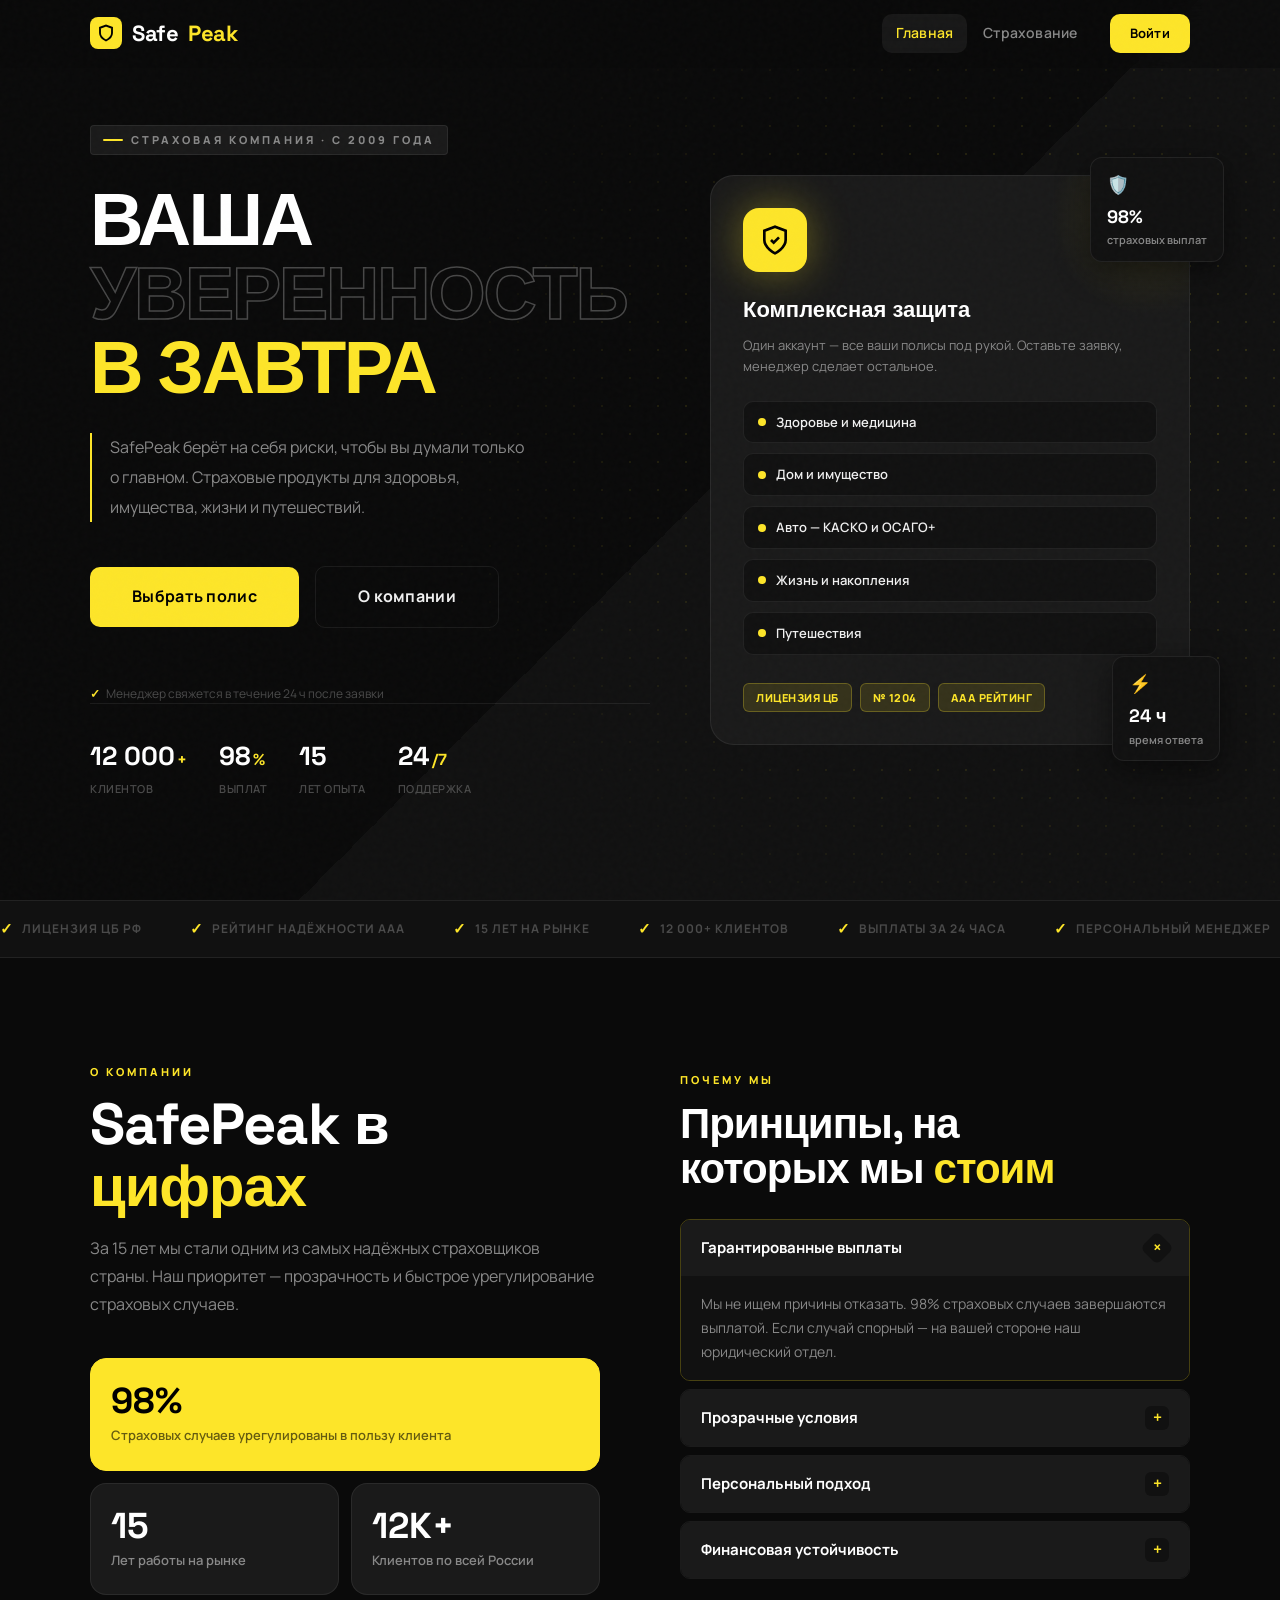
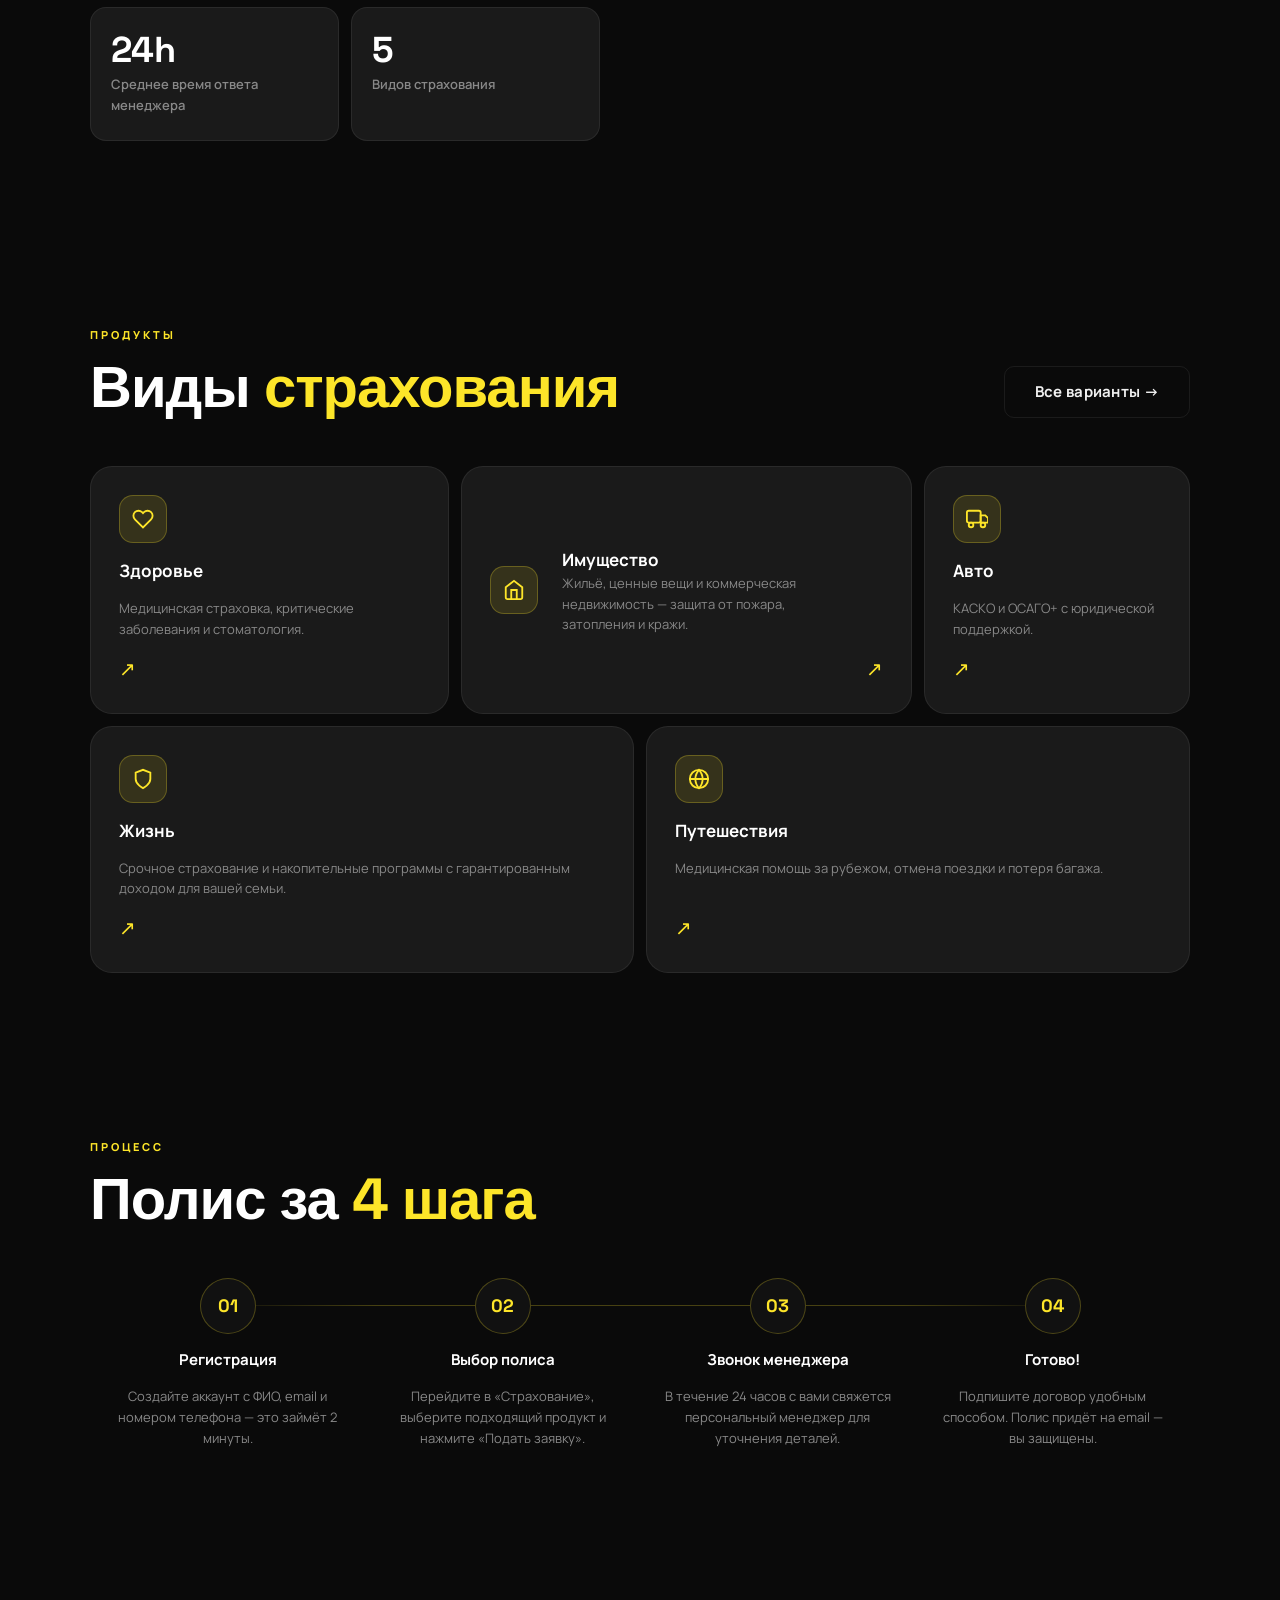
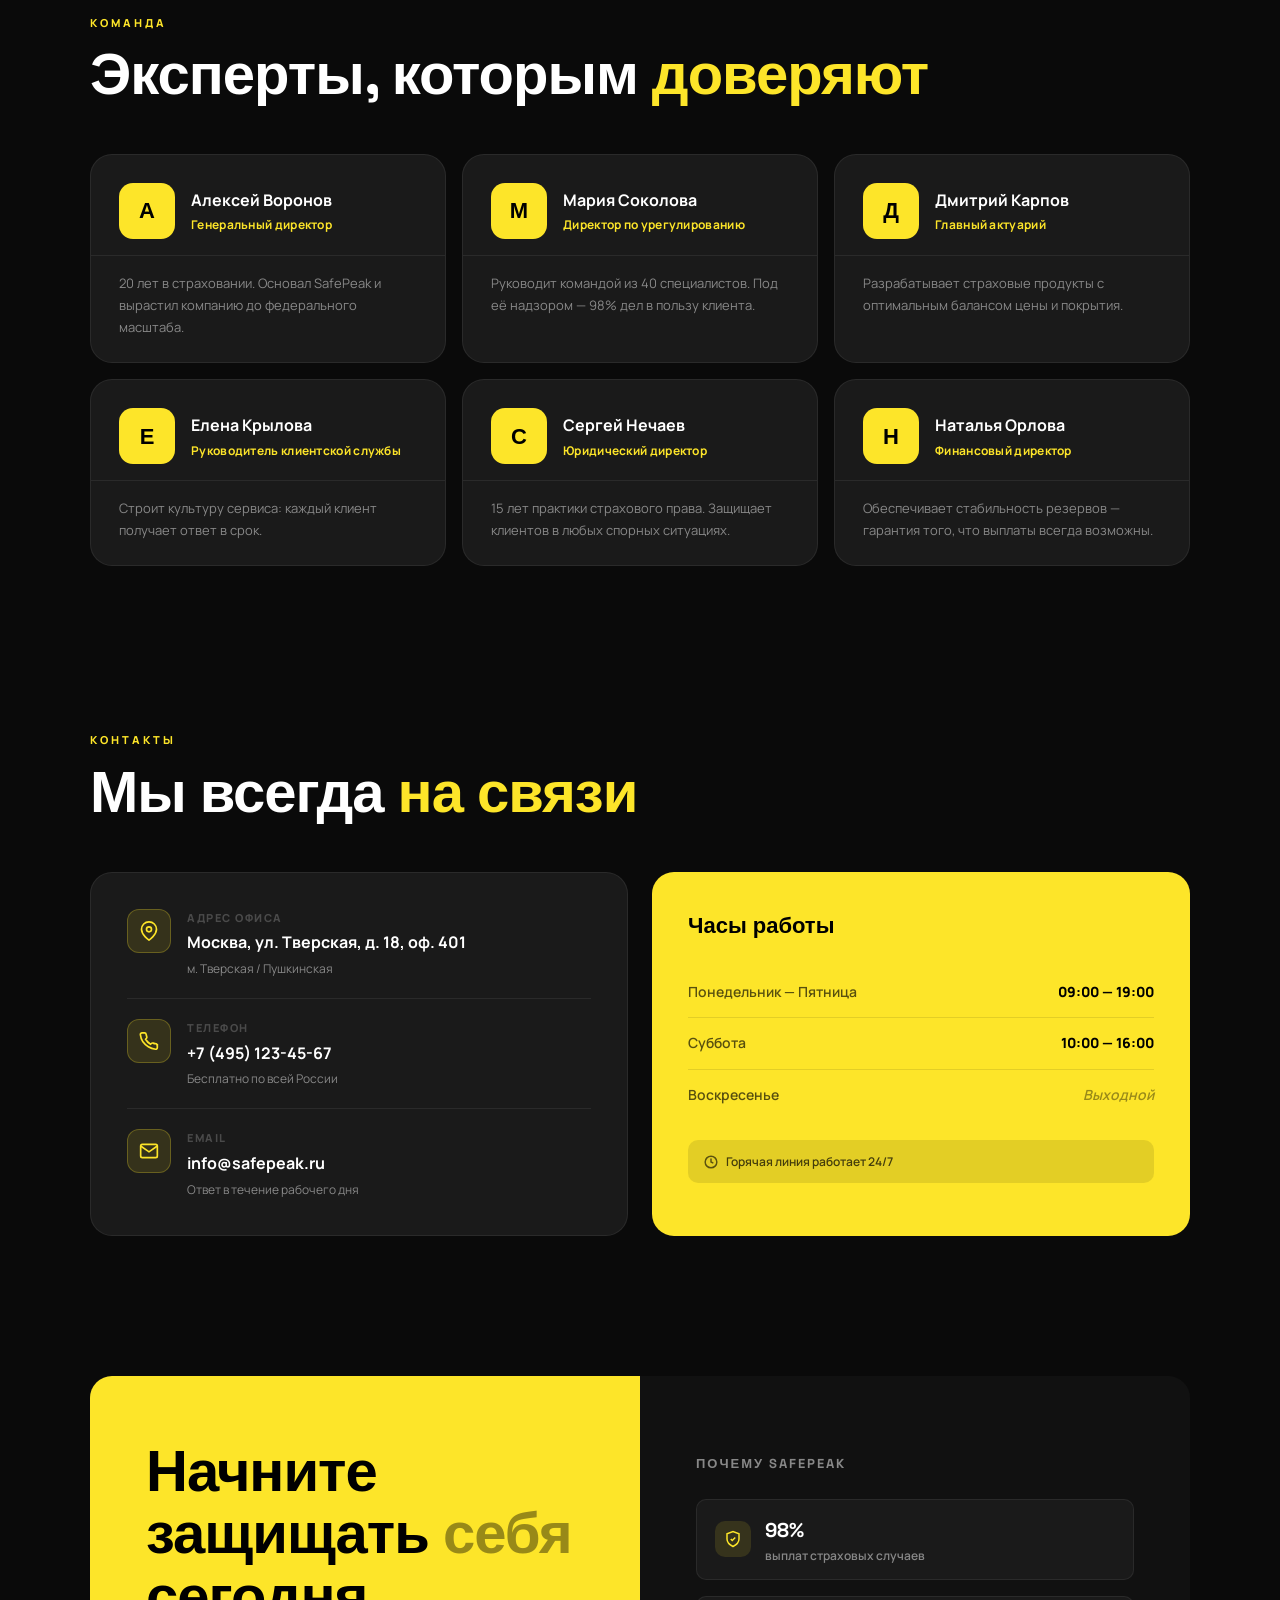
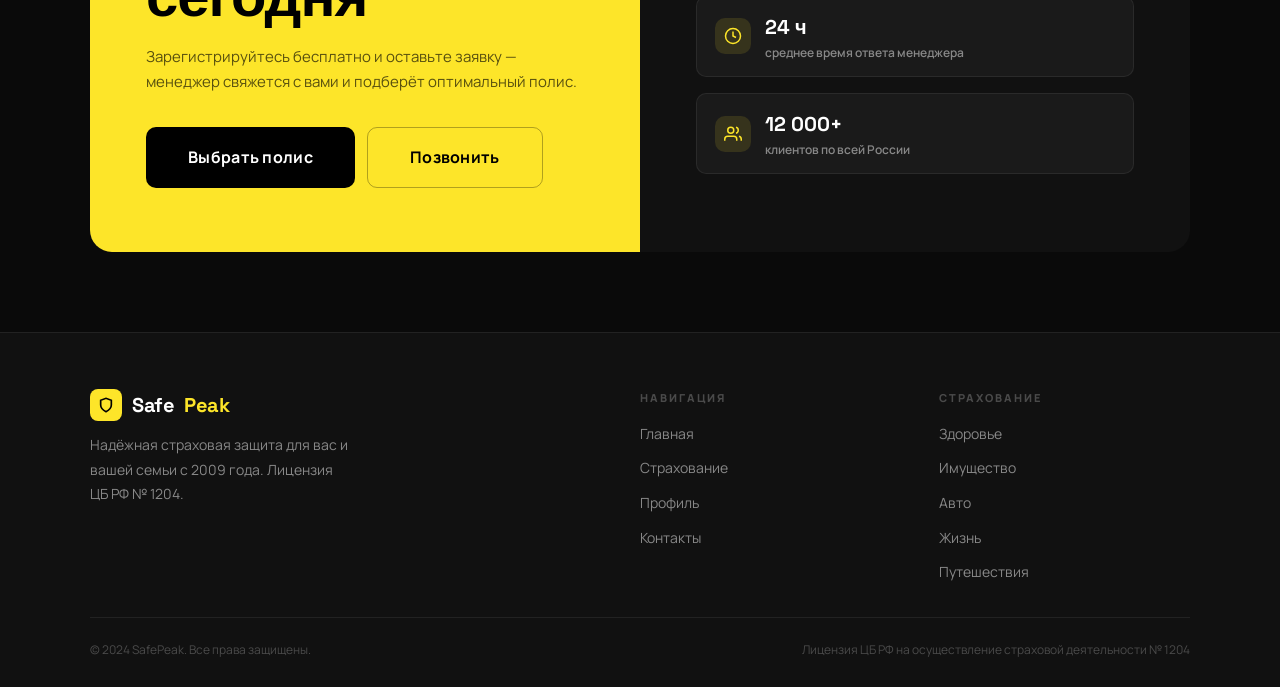
<file: index.html>
<!DOCTYPE html>
<html lang="ru">
<head>
  <meta charset="UTF-8">
  <meta name="viewport" content="width=device-width, initial-scale=1.0">
  <title>SafePeak — Надёжное страхование</title>
  <link rel="preconnect" href="https://fonts.googleapis.com">
  <link rel="preconnect" href="https://fonts.gstatic.com" crossorigin>
  <link rel="stylesheet" href="assets/css/style.css">
  <link rel="stylesheet" href="assets/css/home.css">
</head>
<body>

<!-- ─── ШАПКА ─── -->
<header class="site-header" id="site-header">
  <div class="container header-inner">
    <a href="index.html" class="logo">
      <div class="logo-ico">
        <svg width="18" height="18" viewBox="0 0 24 24" fill="none" stroke="black" stroke-width="2.5">
          <path d="M12 22s8-4 8-10V5l-8-3-8 3v7c0 6 8 10 8 10z"/>
        </svg>
      </div>
      Safe<span style="color:var(--accent)">Peak</span>
    </a>
    <nav class="main-nav">
      <a href="index.html"     class="nav-link active">Главная</a>
      <a href="insurance.html" class="nav-link">Страхование</a>
      <a href="profile.html"   class="nav-link" data-authed style="display:none">Профиль</a>
      <span class="nav-auth" id="nav-auth">
        <a href="#" class="btn btn-sm" id="nav-login-btn" data-guest>Войти</a>
        <span data-authed class="nav-user-wrap" style="display:none">
          <div class="nav-avatar" data-uinit id="avatarBtn"></div>
          <span class="nav-uname" data-uname></span>
        </span>
      </span>
    </nav>
    <button class="burger" id="burger" aria-label="Меню" aria-expanded="false">
      <span></span><span></span><span></span>
    </button>
  </div>
</header>

<div class="avatar-drop" id="avatarDrop">
  <a href="profile.html">👤 Мой профиль</a>
  <button id="logout-btn">← Выйти</button>
</div>

<div class="mobile-nav" id="mobile-nav">
  <a href="index.html">Главная</a>
  <a href="insurance.html">Страхование</a>
  <a href="profile.html" data-authed style="display:none">Профиль</a>
  <a href="#" id="mob-login-btn" data-guest>Войти</a>
  <button id="logout-btn-mob" data-authed style="display:none">← Выйти</button>
</div>

<!-- ─── HERO ─── -->
<section class="hero">
  <div class="hero-dots"></div>
  <div class="container hero-inner">

    <!-- LEFT -->
    <div class="hero-text">
      <div class="hero-tag fade-up">
        <div class="hero-tag-line"></div>
        Страховая компания · с 2009 года
      </div>
      <h1 class="hero-title fade-up d1">
        ВАША<br>
        <span class="line2">УВЕРЕННОСТЬ</span>
        <span class="line3">В ЗАВТРА</span>
      </h1>
      <p class="hero-desc fade-up d2">
        SafePeak берёт на себя риски, чтобы вы думали только о главном.
        Страховые продукты для здоровья, имущества, жизни и путешествий.
      </p>
      <div class="hero-cta fade-up d3">
        <a href="insurance.html" class="btn btn-lg">Выбрать полис</a>
        <a href="#about" class="btn btn-outline btn-lg">О компании</a>
      </div>
      <div class="hero-cta-note fade-up d3">Менеджер свяжется в течение 24 ч после заявки</div>
      <div class="hero-stats fade-up d4">
        <div class="hstat">
          <div class="hstat-n"><span data-count="12000">0</span><sup>+</sup></div>
          <div class="hstat-l">Клиентов</div>
        </div>
        <div class="hstat">
          <div class="hstat-n"><span data-count="98">0</span><sup>%</sup></div>
          <div class="hstat-l">Выплат</div>
        </div>
        <div class="hstat">
          <div class="hstat-n"><span data-count="15">0</span></div>
          <div class="hstat-l">Лет опыта</div>
        </div>
        <div class="hstat">
          <div class="hstat-n">24<sup>/7</sup></div>
          <div class="hstat-l">Поддержка</div>
        </div>
      </div>
    </div>

    <!-- RIGHT: product card -->
    <div class="hero-panel fade-up d2">
      <div class="hero-panel-main">
        <div class="hp-shield">
          <svg width="32" height="32" viewBox="0 0 24 24" fill="none" stroke="black" stroke-width="2">
            <path d="M12 22s8-4 8-10V5l-8-3-8 3v7c0 6 8 10 8 10z"/>
            <polyline points="9 12 11 14 15 10"/>
          </svg>
        </div>
        <div class="hp-title">Комплексная защита</div>
        <div class="hp-sub">Один аккаунт — все ваши полисы под рукой. Оставьте заявку, менеджер сделает остальное.</div>
        <div class="hp-coverage">
          <div class="hp-cov-row"><div class="hp-cov-dot"></div>Здоровье и медицина</div>
          <div class="hp-cov-row"><div class="hp-cov-dot"></div>Дом и имущество</div>
          <div class="hp-cov-row"><div class="hp-cov-dot"></div>Авто — КАСКО и ОСАГО+</div>
          <div class="hp-cov-row"><div class="hp-cov-dot"></div>Жизнь и накопления</div>
          <div class="hp-cov-row"><div class="hp-cov-dot"></div>Путешествия</div>
        </div>
        <div class="hp-badge-row">
          <span class="hp-badge">Лицензия ЦБ</span>
          <span class="hp-badge">№ 1204</span>
          <span class="hp-badge">AAA рейтинг</span>
        </div>
      </div>
      <div class="hero-float hf1">
        <div class="hero-float-ico">🛡️</div>
        <div class="hero-float-val">98%</div>
        <div class="hero-float-lbl">страховых выплат</div>
      </div>
      <div class="hero-float hf2">
        <div class="hero-float-ico">⚡</div>
        <div class="hero-float-val">24 ч</div>
        <div class="hero-float-lbl">время ответа</div>
      </div>
    </div>

  </div>
</section>

<!-- ─── TRUST BAR ─── -->
<div class="trust-bar">
  <div class="trust-track">
    <div class="trust-item"><span>✓</span> Лицензия ЦБ РФ</div>
    <div class="trust-item"><span>✓</span> Рейтинг надёжности AAA</div>
    <div class="trust-item"><span>✓</span> 15 лет на рынке</div>
    <div class="trust-item"><span>✓</span> 12 000+ клиентов</div>
    <div class="trust-item"><span>✓</span> Выплаты за 24 часа</div>
    <div class="trust-item"><span>✓</span> Персональный менеджер</div>
    <div class="trust-item"><span>✓</span> Поддержка 24/7</div>
    <div class="trust-item"><span>✓</span> 98% дел в пользу клиента</div>
    <!-- дублируем для бесшовного цикла -->
    <div class="trust-item"><span>✓</span> Лицензия ЦБ РФ</div>
    <div class="trust-item"><span>✓</span> Рейтинг надёжности AAA</div>
    <div class="trust-item"><span>✓</span> 15 лет на рынке</div>
    <div class="trust-item"><span>✓</span> 12 000+ клиентов</div>
    <div class="trust-item"><span>✓</span> Выплаты за 24 часа</div>
    <div class="trust-item"><span>✓</span> Персональный менеджер</div>
    <div class="trust-item"><span>✓</span> Поддержка 24/7</div>
    <div class="trust-item"><span>✓</span> 98% дел в пользу клиента</div>
  </div>
</div>

<!-- ─── О КОМПАНИИ ─── -->
<section class="about" id="about">
  <div class="container">
    <div class="about-grid">

      <!-- Left: numbers -->
      <div class="fade-up">
        <div class="section-label">О компании</div>
        <h2 class="section-title">SafePeak в<br><em>цифрах</em></h2>
        <p class="section-desc" style="margin-top:16px">
          За 15 лет мы стали одним из самых надёжных страховщиков страны.
          Наш приоритет — прозрачность и быстрое урегулирование страховых случаев.
        </p>
        <div class="about-numbers">
          <div class="about-num-box accent-box">
            <div class="an-val">98%</div>
            <div class="an-lbl">Страховых случаев урегулированы в пользу клиента</div>
          </div>
          <div class="about-num-box">
            <div class="an-val">15</div>
            <div class="an-lbl">Лет работы на рынке</div>
          </div>
          <div class="about-num-box">
            <div class="an-val">12K+</div>
            <div class="an-lbl">Клиентов по всей России</div>
          </div>
          <div class="about-num-box">
            <div class="an-val">24h</div>
            <div class="an-lbl">Среднее время ответа менеджера</div>
          </div>
          <div class="about-num-box">
            <div class="an-val">5</div>
            <div class="an-lbl">Видов страхования</div>
          </div>
        </div>
      </div>

      <!-- Right: accordion -->
      <div class="about-text-block fade-up d2">
        <div>
          <div class="section-label">Почему мы</div>
          <h3 class="section-title" style="font-size:clamp(28px,3.5vw,42px)">Принципы, на<br>которых мы <em>стоим</em></h3>
        </div>
        <div class="about-accordion">
          <div class="acc-item open">
            <div class="acc-head">
              Гарантированные выплаты
              <div class="acc-arr">+</div>
            </div>
            <div class="acc-body">
              Мы не ищем причины отказать. 98% страховых случаев завершаются выплатой.
              Если случай спорный — на вашей стороне наш юридический отдел.
            </div>
          </div>
          <div class="acc-item">
            <div class="acc-head">
              Прозрачные условия
              <div class="acc-arr">+</div>
            </div>
            <div class="acc-body">
              Никаких скрытых исключений. Перед подписанием менеджер объяснит
              каждый пункт договора простым языком.
            </div>
          </div>
          <div class="acc-item">
            <div class="acc-head">
              Персональный подход
              <div class="acc-arr">+</div>
            </div>
            <div class="acc-body">
              К каждому клиенту закрепляется персональный менеджер. Он знает вашу
              ситуацию, историю полисов и всегда доступен по телефону.
            </div>
          </div>
          <div class="acc-item">
            <div class="acc-head">
              Финансовая устойчивость
              <div class="acc-arr">+</div>
            </div>
            <div class="acc-body">
              Рейтинг надёжности AAA — наивысший уровень. Страховые резервы
              размещены в первоклассных инструментах. Вашим выплатам ничто не угрожает.
            </div>
          </div>
        </div>
      </div>

    </div>
  </div>
</section>

<!-- ─── УСЛУГИ (bento) ─── -->
<section class="services-preview" id="services">
  <div class="container">
    <div class="sp-head fade-up">
      <div>
        <div class="section-label">Продукты</div>
        <h2 class="section-title">Виды <em>страхования</em></h2>
      </div>
      <a href="insurance.html" class="btn btn-outline">Все варианты →</a>
    </div>
    <div class="sp-bento">
      <a href="insurance.html#health" class="sp-card fade-up d1">
        <div class="sp-card-ico">
          <svg width="22" height="22" viewBox="0 0 24 24" fill="none" stroke="#FDE529" stroke-width="2">
            <path d="M20.84 4.61a5.5 5.5 0 0 0-7.78 0L12 5.67l-1.06-1.06a5.5 5.5 0 0 0-7.78 7.78l1.06 1.06L12 21.23l7.78-7.78 1.06-1.06a5.5 5.5 0 0 0 0-7.78z"/>
          </svg>
        </div>
        <div class="sp-card-name">Здоровье</div>
        <div class="sp-card-desc">Медицинская страховка, критические заболевания и стоматология.</div>
        <div class="sp-card-arr">↗</div>
      </a>
      <a href="insurance.html#property" class="sp-card sp-wide fade-up d2">
        <div class="sp-card-ico">
          <svg width="22" height="22" viewBox="0 0 24 24" fill="none" stroke="#FDE529" stroke-width="2">
            <path d="M3 9l9-7 9 7v11a2 2 0 0 1-2 2H5a2 2 0 0 1-2-2z"/>
            <polyline points="9 22 9 12 15 12 15 22"/>
          </svg>
        </div>
        <div class="sp-card-body">
          <div class="sp-card-name">Имущество</div>
          <div class="sp-card-desc">Жильё, ценные вещи и коммерческая недвижимость — защита от пожара, затопления и кражи.</div>
        </div>
        <div class="sp-card-arr">↗</div>
      </a>
      <a href="insurance.html#auto" class="sp-card fade-up d3">
        <div class="sp-card-ico">
          <svg width="22" height="22" viewBox="0 0 24 24" fill="none" stroke="#FDE529" stroke-width="2">
            <rect x="1" y="3" width="15" height="13" rx="2"/>
            <path d="M16 8h5l3 3v5h-8V8z"/>
            <circle cx="5.5" cy="18.5" r="2.5"/><circle cx="18.5" cy="18.5" r="2.5"/>
          </svg>
        </div>
        <div class="sp-card-name">Авто</div>
        <div class="sp-card-desc">КАСКО и ОСАГО+ с юридической поддержкой.</div>
        <div class="sp-card-arr">↗</div>
      </a>
      <a href="insurance.html#life" class="sp-card fade-up d1">
        <div class="sp-card-ico">
          <svg width="22" height="22" viewBox="0 0 24 24" fill="none" stroke="#FDE529" stroke-width="2">
            <path d="M12 22s8-4 8-10V5l-8-3-8 3v7c0 6 8 10 8 10z"/>
          </svg>
        </div>
        <div class="sp-card-name">Жизнь</div>
        <div class="sp-card-desc">Срочное страхование и накопительные программы с гарантированным доходом для вашей семьи.</div>
        <div class="sp-card-arr">↗</div>
      </a>
      <a href="insurance.html#travel" class="sp-card fade-up d2">
        <div class="sp-card-ico">
          <svg width="22" height="22" viewBox="0 0 24 24" fill="none" stroke="#FDE529" stroke-width="2">
            <circle cx="12" cy="12" r="10"/>
            <line x1="2" y1="12" x2="22" y2="12"/>
            <path d="M12 2a15.3 15.3 0 0 1 4 10 15.3 15.3 0 0 1-4 10 15.3 15.3 0 0 1-4-10 15.3 15.3 0 0 1 4-10z"/>
          </svg>
        </div>
        <div class="sp-card-name">Путешествия</div>
        <div class="sp-card-desc">Медицинская помощь за рубежом, отмена поездки и потеря багажа.</div>
        <div class="sp-card-arr">↗</div>
      </a>
    </div>
  </div>
</section>

<!-- ─── КАК РАБОТАЕТ ─── -->
<section class="how" id="how">
  <div class="container">
    <div class="fade-up">
      <div class="section-label">Процесс</div>
      <h2 class="section-title">Полис за <em>4 шага</em></h2>
    </div>
    <div class="how-inner fade-up d1">
      <div class="how-step">
        <div class="how-step-circle">01</div>
        <div class="how-step-ttl">Регистрация</div>
        <div class="how-step-desc">Создайте аккаунт с ФИО, email и номером телефона — это займёт 2 минуты.</div>
      </div>
      <div class="how-step">
        <div class="how-step-circle">02</div>
        <div class="how-step-ttl">Выбор полиса</div>
        <div class="how-step-desc">Перейдите в «Страхование», выберите подходящий продукт и нажмите «Подать заявку».</div>
      </div>
      <div class="how-step">
        <div class="how-step-circle">03</div>
        <div class="how-step-ttl">Звонок менеджера</div>
        <div class="how-step-desc">В течение 24 часов с вами свяжется персональный менеджер для уточнения деталей.</div>
      </div>
      <div class="how-step">
        <div class="how-step-circle">04</div>
        <div class="how-step-ttl">Готово!</div>
        <div class="how-step-desc">Подпишите договор удобным способом. Полис придёт на email — вы защищены.</div>
      </div>
    </div>
  </div>
</section>

<!-- ─── КОМАНДА ─── -->
<section class="team" id="team">
  <div class="container">
    <div class="fade-up">
      <div class="section-label">Команда</div>
      <h2 class="section-title">Эксперты, которым <em>доверяют</em></h2>
    </div>
    <div class="team-scroller">
      <div class="team-card fade-up d1">
        <div class="team-card-top">
          <div class="team-avatar">А</div>
          <div>
            <div class="team-name">Алексей Воронов</div>
            <div class="team-role">Генеральный директор</div>
          </div>
        </div>
        <div class="team-card-body">20 лет в страховании. Основал SafePeak и вырастил компанию до федерального масштаба.</div>
      </div>
      <div class="team-card fade-up d2">
        <div class="team-card-top">
          <div class="team-avatar">М</div>
          <div>
            <div class="team-name">Мария Соколова</div>
            <div class="team-role">Директор по урегулированию</div>
          </div>
        </div>
        <div class="team-card-body">Руководит командой из 40 специалистов. Под её надзором — 98% дел в пользу клиента.</div>
      </div>
      <div class="team-card fade-up d3">
        <div class="team-card-top">
          <div class="team-avatar">Д</div>
          <div>
            <div class="team-name">Дмитрий Карпов</div>
            <div class="team-role">Главный актуарий</div>
          </div>
        </div>
        <div class="team-card-body">Разрабатывает страховые продукты с оптимальным балансом цены и покрытия.</div>
      </div>
      <div class="team-card fade-up d1">
        <div class="team-card-top">
          <div class="team-avatar">Е</div>
          <div>
            <div class="team-name">Елена Крылова</div>
            <div class="team-role">Руководитель клиентской службы</div>
          </div>
        </div>
        <div class="team-card-body">Строит культуру сервиса: каждый клиент получает ответ в срок.</div>
      </div>
      <div class="team-card fade-up d2">
        <div class="team-card-top">
          <div class="team-avatar">С</div>
          <div>
            <div class="team-name">Сергей Нечаев</div>
            <div class="team-role">Юридический директор</div>
          </div>
        </div>
        <div class="team-card-body">15 лет практики страхового права. Защищает клиентов в любых спорных ситуациях.</div>
      </div>
      <div class="team-card fade-up d3">
        <div class="team-card-top">
          <div class="team-avatar">Н</div>
          <div>
            <div class="team-name">Наталья Орлова</div>
            <div class="team-role">Финансовый директор</div>
          </div>
        </div>
        <div class="team-card-body">Обеспечивает стабильность резервов — гарантия того, что выплаты всегда возможны.</div>
      </div>
    </div>
  </div>
</section>

<!-- ─── КОНТАКТЫ ─── -->
<section class="contacts" id="contacts">
  <div class="container">
    <div class="fade-up">
      <div class="section-label">Контакты</div>
      <h2 class="section-title">Мы всегда <em>на связи</em></h2>
    </div>
    <div class="contacts-layout fade-up d1">
      <div class="contact-main">
        <div class="contact-info-row">
          <div class="ci-ico">
            <svg width="20" height="20" viewBox="0 0 24 24" fill="none" stroke="#FDE529" stroke-width="2">
              <path d="M21 10c0 7-9 13-9 13s-9-6-9-13a9 9 0 0 1 18 0z"/><circle cx="12" cy="10" r="3"/>
            </svg>
          </div>
          <div>
            <div class="ci-label">Адрес офиса</div>
            <div class="ci-value">Москва, ул. Тверская, д. 18, оф. 401</div>
            <div class="ci-sub">м. Тверская / Пушкинская</div>
          </div>
        </div>
        <div class="contact-info-row">
          <div class="ci-ico">
            <svg width="20" height="20" viewBox="0 0 24 24" fill="none" stroke="#FDE529" stroke-width="2">
              <path d="M22 16.92v3a2 2 0 0 1-2.18 2 19.79 19.79 0 0 1-8.63-3.07A19.5 19.5 0 0 1 4.69 13a19.79 19.79 0 0 1-3.07-8.67A2 2 0 0 1 3.6 2.24h3a2 2 0 0 1 2 1.72c.127.96.361 1.903.7 2.81a2 2 0 0 1-.45 2.11L7.91 9.91a16 16 0 0 0 6 6l.91-.91a2 2 0 0 1 2.11-.45c.907.339 1.85.573 2.81.7A2 2 0 0 1 21.73 17z"/>
            </svg>
          </div>
          <div>
            <div class="ci-label">Телефон</div>
            <div class="ci-value">+7 (495) 123-45-67</div>
            <div class="ci-sub">Бесплатно по всей России</div>
          </div>
        </div>
        <div class="contact-info-row">
          <div class="ci-ico">
            <svg width="20" height="20" viewBox="0 0 24 24" fill="none" stroke="#FDE529" stroke-width="2">
              <path d="M4 4h16c1.1 0 2 .9 2 2v12c0 1.1-.9 2-2 2H4c-1.1 0-2-.9-2-2V6c0-1.1.9-2 2-2z"/>
              <polyline points="22,6 12,13 2,6"/>
            </svg>
          </div>
          <div>
            <div class="ci-label">Email</div>
            <div class="ci-value">info@safepeak.ru</div>
            <div class="ci-sub">Ответ в течение рабочего дня</div>
          </div>
        </div>
      </div>

      <div class="contact-hours">
        <div class="ch-title">Часы работы</div>
        <div class="hours-list">
          <div class="hours-row">
            <span class="hours-day">Понедельник — Пятница</span>
            <span class="hours-time">09:00 — 19:00</span>
          </div>
          <div class="hours-row">
            <span class="hours-day">Суббота</span>
            <span class="hours-time">10:00 — 16:00</span>
          </div>
          <div class="hours-row">
            <span class="hours-day">Воскресенье</span>
            <span class="hours-time closed">Выходной</span>
          </div>
        </div>
        <div class="ch-note">
          <svg width="14" height="14" viewBox="0 0 24 24" fill="none" stroke="rgba(0,0,0,.6)" stroke-width="2.5">
            <circle cx="12" cy="12" r="10"/><polyline points="12 6 12 12 16 14"/>
          </svg>
          Горячая линия работает 24/7
        </div>
      </div>
    </div>
  </div>
</section>

<!-- ─── CTA ─── -->
<section class="cta-banner">
  <div class="container">
    <div class="cta-inner fade-up">
      <div class="cta-left">
        <h2 class="section-title">Начните<br>защищать <em>себя</em><br>сегодня</h2>
        <p>Зарегистрируйтесь бесплатно и оставьте заявку — менеджер свяжется с вами и подберёт оптимальный полис.</p>
        <div class="cta-btns">
          <a href="insurance.html" class="btn btn-lg">Выбрать полис</a>
          <a href="tel:+74951234567" class="btn btn-outline btn-lg">Позвонить</a>
        </div>
      </div>
      <div class="cta-right">
        <div class="cta-right-ttl">Почему SafePeak</div>
        <div class="cta-fact">
          <div class="cta-fact-ico">
            <svg width="18" height="18" viewBox="0 0 24 24" fill="none" stroke="#FDE529" stroke-width="2">
              <path d="M12 22s8-4 8-10V5l-8-3-8 3v7c0 6 8 10 8 10z"/><polyline points="9 12 11 14 15 10"/>
            </svg>
          </div>
          <div>
            <div class="cta-fact-val">98%</div>
            <div class="cta-fact-lbl">выплат страховых случаев</div>
          </div>
        </div>
        <div class="cta-fact">
          <div class="cta-fact-ico">
            <svg width="18" height="18" viewBox="0 0 24 24" fill="none" stroke="#FDE529" stroke-width="2">
              <circle cx="12" cy="12" r="10"/><polyline points="12 6 12 12 16 14"/>
            </svg>
          </div>
          <div>
            <div class="cta-fact-val">24 ч</div>
            <div class="cta-fact-lbl">среднее время ответа менеджера</div>
          </div>
        </div>
        <div class="cta-fact">
          <div class="cta-fact-ico">
            <svg width="18" height="18" viewBox="0 0 24 24" fill="none" stroke="#FDE529" stroke-width="2">
              <path d="M17 21v-2a4 4 0 0 0-4-4H5a4 4 0 0 0-4 4v2"/>
              <circle cx="9" cy="7" r="4"/>
              <path d="M23 21v-2a4 4 0 0 0-3-3.87"/>
              <path d="M16 3.13a4 4 0 0 1 0 7.75"/>
            </svg>
          </div>
          <div>
            <div class="cta-fact-val">12 000+</div>
            <div class="cta-fact-lbl">клиентов по всей России</div>
          </div>
        </div>
      </div>
    </div>
  </div>
</section>

<!-- ─── FOOTER ─── -->
<footer class="site-footer">
  <div class="container footer-inner">
    <div class="footer-top">
      <div class="footer-brand">
        <a href="index.html" class="logo">
          <div class="logo-ico">
            <svg width="16" height="16" viewBox="0 0 24 24" fill="none" stroke="black" stroke-width="2.5">
              <path d="M12 22s8-4 8-10V5l-8-3-8 3v7c0 6 8 10 8 10z"/>
            </svg>
          </div>
          Safe<span style="color:var(--accent)">Peak</span>
        </a>
        <p class="footer-desc">Надёжная страховая защита для вас и вашей семьи с 2009 года. Лицензия ЦБ РФ № 1204.</p>
      </div>
      <div>
        <div class="footer-col-ttl">Навигация</div>
        <ul class="footer-links">
          <li><a href="index.html">Главная</a></li>
          <li><a href="insurance.html">Страхование</a></li>
          <li><a href="profile.html">Профиль</a></li>
          <li><a href="#contacts">Контакты</a></li>
        </ul>
      </div>
      <div>
        <div class="footer-col-ttl">Страхование</div>
        <ul class="footer-links">
          <li><a href="insurance.html#health">Здоровье</a></li>
          <li><a href="insurance.html#property">Имущество</a></li>
          <li><a href="insurance.html#auto">Авто</a></li>
          <li><a href="insurance.html#life">Жизнь</a></li>
          <li><a href="insurance.html#travel">Путешествия</a></li>
        </ul>
      </div>
    </div>
    <div class="footer-bottom">
      <span>© 2024 SafePeak. Все права защищены.</span>
      <span>Лицензия ЦБ РФ на осуществление страховой деятельности № 1204</span>
    </div>
  </div>
</footer>

<script src="assets/js/api.js"></script>
<script src="assets/js/ui.js"></script>
<script>
document.addEventListener('DOMContentLoaded', async () => {
  AuthModal.init();
  initNav();
  initFadeUp();
  await AuthState.check();

  // Accordion
  document.querySelectorAll('.acc-head').forEach(head => {
    head.addEventListener('click', () => {
      const item = head.closest('.acc-item');
      const isOpen = item.classList.contains('open');
      document.querySelectorAll('.acc-item').forEach(i => i.classList.remove('open'));
      if (!isOpen) item.classList.add('open');
    });
  });

  // Animated counters
  function animateCount(el) {
    const target = +el.dataset.count;
    if (!target) return;
    const step = Math.ceil(target / 55);
    let cur = 0;
    const timer = setInterval(() => {
      cur = Math.min(cur + step, target);
      el.textContent = cur.toLocaleString('ru');
      if (cur >= target) clearInterval(timer);
    }, 22);
  }

  const io = new IntersectionObserver(entries => {
    entries.forEach(e => {
      if (e.isIntersecting) {
        e.target.querySelectorAll('[data-count]').forEach(animateCount);
        io.unobserve(e.target);
      }
    });
  }, { threshold: 0.3 });

  const stats = document.querySelector('.hero-stats');
  if (stats) io.observe(stats);
});
</script>
</body>
</html>
</file>
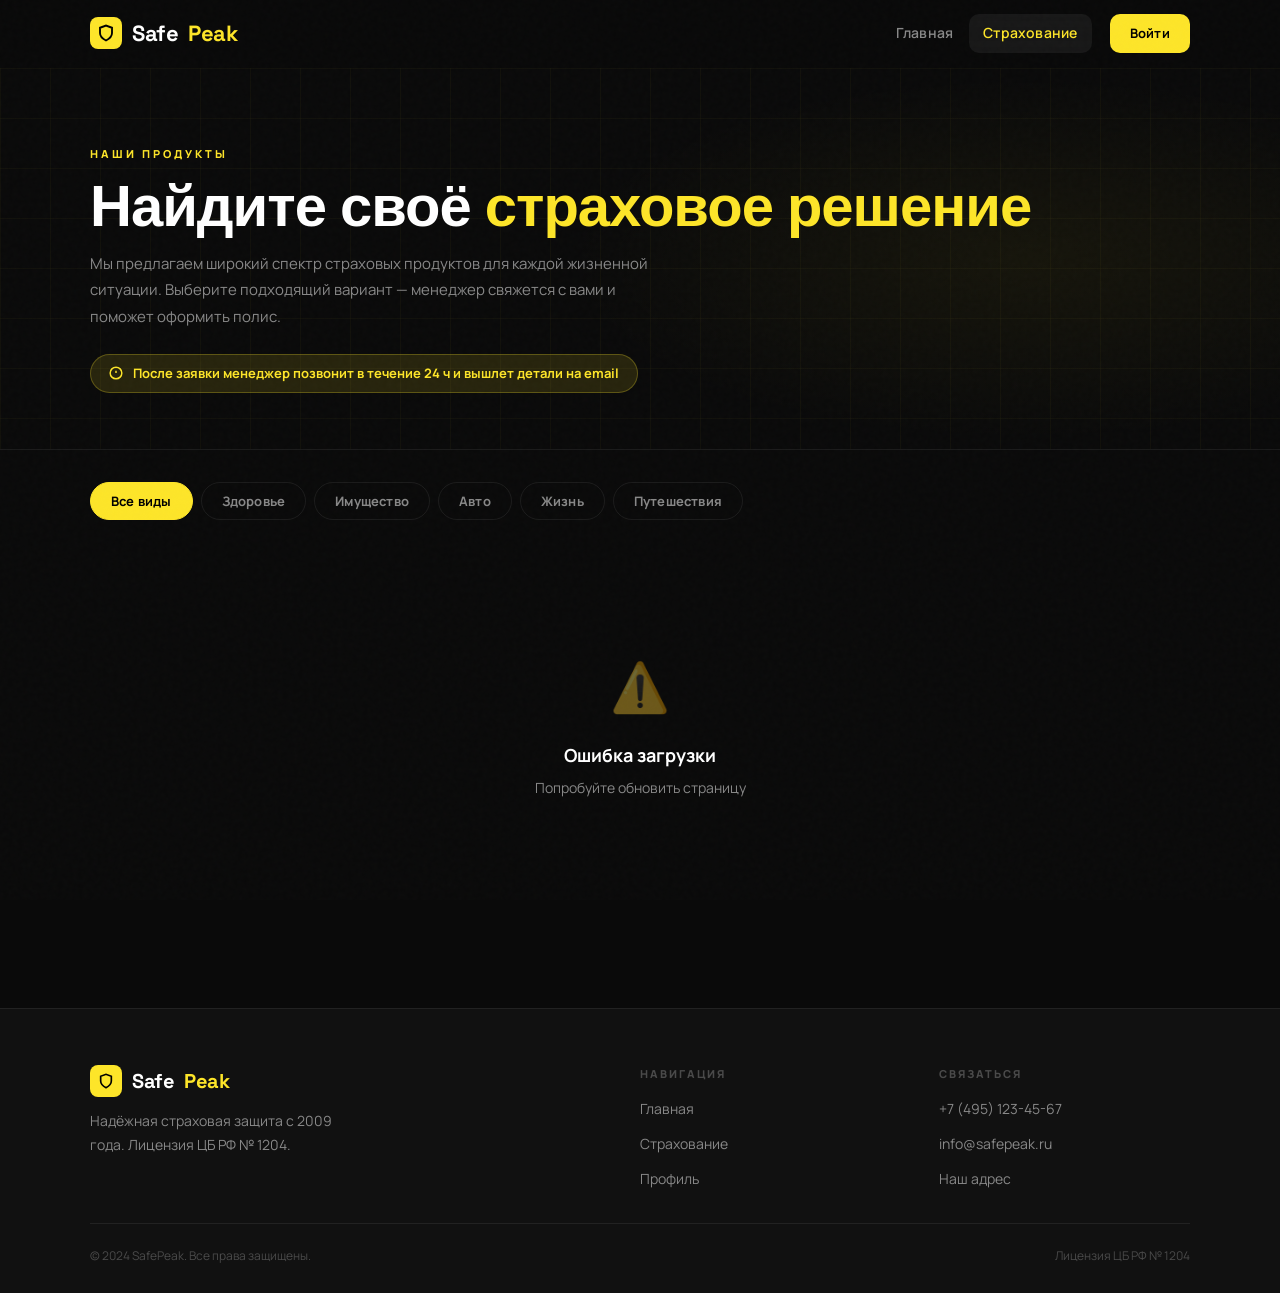
<file: insurance.html>
<!DOCTYPE html>
<html lang="ru">
<head>
  <meta charset="UTF-8">
  <meta name="viewport" content="width=device-width, initial-scale=1.0">
  <title>Страхование — SafePeak</title>
  <link rel="preconnect" href="https://fonts.googleapis.com">
  <link rel="preconnect" href="https://fonts.gstatic.com" crossorigin>
  <link rel="stylesheet" href="assets/css/style.css">
  <link rel="stylesheet" href="assets/css/insurance.css">
</head>
<body>

<!-- ─── ШАПКА ─── -->
<header class="site-header" id="site-header">
  <div class="container header-inner">
    <a href="index.html" class="logo">
      <div class="logo-ico">
        <svg width="18" height="18" viewBox="0 0 24 24" fill="none" stroke="black" stroke-width="2.5">
          <path d="M12 22s8-4 8-10V5l-8-3-8 3v7c0 6 8 10 8 10z"/>
        </svg>
      </div>
      Safe<span style="color:var(--accent)">Peak</span>
    </a>
    <nav class="main-nav">
      <a href="index.html"     class="nav-link">Главная</a>
      <a href="insurance.html" class="nav-link active">Страхование</a>
      <a href="profile.html"   class="nav-link" data-authed style="display:none">Профиль</a>
      <span class="nav-auth" id="nav-auth">
        <a href="#" class="btn btn-sm" id="nav-login-btn" data-guest>Войти</a>
        <span data-authed class="nav-user-wrap" style="display:none">
          <div class="nav-avatar" data-uinit id="avatarBtn"></div>
          <span class="nav-uname" data-uname></span>
        </span>
      </span>
    </nav>
    <button class="burger" id="burger" aria-label="Меню" aria-expanded="false">
      <span></span><span></span><span></span>
    </button>
  </div>
</header>

<div class="avatar-drop" id="avatarDrop">
  <a href="profile.html">👤 Мой профиль</a>
  <button id="logout-btn">← Выйти</button>
</div>

<div class="mobile-nav" id="mobile-nav" aria-hidden="true">
  <a href="index.html">Главная</a>
  <a href="insurance.html">Страхование</a>
  <a href="profile.html" data-authed style="display:none">Профиль</a>
  <a href="#" id="mob-login-btn" data-guest>Войти</a>
  <button id="logout-btn-mob" data-authed style="display:none">← Выйти</button>
</div>

<!-- ─── PAGE HERO ─── -->
<div class="page-wrap">
  <section class="ins-hero">
    <div class="ins-hero-bg"></div>
    <div class="container ins-hero-inner fade-up">
      <div class="section-label">Наши продукты</div>
      <h1 class="section-title">Найдите своё <em>страховое решение</em></h1>
      <p class="ins-hero-sub">
        Мы предлагаем широкий спектр страховых продуктов для каждой жизненной ситуации.
        Выберите подходящий вариант — менеджер свяжется с вами и поможет оформить полис.
      </p>
      <div class="ins-hero-notice">
        <svg width="14" height="14" viewBox="0 0 24 24" fill="none" stroke="currentColor" stroke-width="2.5">
          <circle cx="12" cy="12" r="10"/><line x1="12" y1="8" x2="12" y2="12"/><line x1="12" y1="16" x2="12.01" y2="16"/>
        </svg>
        После заявки менеджер позвонит в течение 24 ч и вышлет детали на email
      </div>
    </div>
  </section>

  <!-- ─── FILTERS ─── -->
  <section class="ins-filters">
    <div class="container">
      <div class="ins-filter-row">
        <button class="filter-btn active" data-cat="all">Все виды</button>
        <button class="filter-btn" data-cat="health">Здоровье</button>
        <button class="filter-btn" data-cat="property">Имущество</button>
        <button class="filter-btn" data-cat="auto">Авто</button>
        <button class="filter-btn" data-cat="life">Жизнь</button>
        <button class="filter-btn" data-cat="travel">Путешествия</button>
      </div>
    </div>
  </section>

  <!-- ─── CARDS ─── -->
  <section class="ins-section">
    <div class="container" id="ins-container">
      <div class="profile-loading" id="ins-loading">
        <span class="spin" style="border-color:rgba(253,229,41,.2);border-top-color:var(--accent)"></span>
        Загружаем предложения...
      </div>
    </div>
  </section>
</div>

<!-- ─── FOOTER ─── -->
<footer class="site-footer">
  <div class="container footer-inner">
    <div class="footer-top">
      <div class="footer-brand">
        <a href="index.html" class="logo">
          <div class="logo-ico">
            <svg width="16" height="16" viewBox="0 0 24 24" fill="none" stroke="black" stroke-width="2.5">
              <path d="M12 22s8-4 8-10V5l-8-3-8 3v7c0 6 8 10 8 10z"/>
            </svg>
          </div>
          Safe<span style="color:var(--accent)">Peak</span>
        </a>
        <p class="footer-desc">Надёжная страховая защита с 2009 года. Лицензия ЦБ РФ № 1204.</p>
      </div>
      <div>
        <div class="footer-col-ttl">Навигация</div>
        <ul class="footer-links">
          <li><a href="index.html">Главная</a></li>
          <li><a href="insurance.html">Страхование</a></li>
          <li><a href="profile.html">Профиль</a></li>
        </ul>
      </div>
      <div>
        <div class="footer-col-ttl">Связаться</div>
        <ul class="footer-links">
          <li><a href="tel:+74951234567">+7 (495) 123-45-67</a></li>
          <li><a href="mailto:info@safepeak.ru">info@safepeak.ru</a></li>
          <li><a href="index.html#contacts">Наш адрес</a></li>
        </ul>
      </div>
    </div>
    <div class="footer-bottom">
      <span>© 2024 SafePeak. Все права защищены.</span>
      <span>Лицензия ЦБ РФ № 1204</span>
    </div>
  </div>
</footer>

<!-- ─── CONFIRM MODAL ─── -->
<div class="cmodal-overlay" id="confirmModal">
  <div class="cmodal">
    <button class="cmodal-close" id="confirmClose">✕</button>
    <div class="confirm-ico">
      <svg width="28" height="28" viewBox="0 0 24 24" fill="none" stroke="#FDE529" stroke-width="2">
        <path d="M12 22s8-4 8-10V5l-8-3-8 3v7c0 6 8 10 8 10z"/>
      </svg>
    </div>
    <div class="confirm-title">Подтвердите заявку</div>
    <div class="confirm-sub">Вы собираетесь подать заявку на страхование:</div>
    <div class="confirm-name" id="confirmName">—</div>
    <div class="cmodal-details">
      <div class="cmodal-row">
        <span>Стоимость</span>
        <span id="confirmPrice">—</span>
      </div>
      <div class="cmodal-row">
        <span>Категория</span>
        <span id="confirmCat">—</span>
      </div>
    </div>
    <p style="font-size:13px;color:var(--txt2);text-align:center;margin-bottom:20px;line-height:1.6;">
      После подтверждения менеджер свяжется с вами по телефону и вышлет информацию на ваш email.
    </p>
    <div class="confirm-row">
      <button class="btn btn-outline" id="confirmCancel" style="flex:1">Отмена</button>
      <button class="btn" id="confirmOk" style="flex:1">Подать заявку</button>
    </div>
  </div>
</div>

<!-- ─── SUCCESS MODAL ─── -->
<div class="cmodal-overlay" id="successModal">
  <div class="cmodal">
    <button class="cmodal-close" id="successClose">✕</button>
    <div class="cmodal-icon">
      <svg width="32" height="32" viewBox="0 0 24 24" fill="none" stroke="#FDE529" stroke-width="2">
        <path d="M12 22s8-4 8-10V5l-8-3-8 3v7c0 6 8 10 8 10z"/>
        <polyline points="9 12 11 14 15 10"/>
      </svg>
    </div>
    <div class="cmodal-title">Заявка принята!</div>
    <p class="cmodal-text" id="successText">Менеджер свяжется с вами в течение 24 часов.</p>
    <div class="cmodal-details" id="successDetails"></div>
    <div class="cmodal-actions">
      <a href="profile.html" class="btn btn-full">Посмотреть мои заявки</a>
      <button class="btn btn-outline btn-full" id="successDone">Продолжить</button>
    </div>
  </div>
</div>

<script src="assets/js/api.js"></script>
<script src="assets/js/ui.js"></script>
<script>
// ─── Icons per category ─────────────────────────────────────────────
const ICONS = {
  health: `<svg width="24" height="24" viewBox="0 0 24 24" fill="none" stroke="#FDE529" stroke-width="2">
    <path d="M20.84 4.61a5.5 5.5 0 0 0-7.78 0L12 5.67l-1.06-1.06a5.5 5.5 0 0 0-7.78 7.78l1.06 1.06L12 21.23l7.78-7.78 1.06-1.06a5.5 5.5 0 0 0 0-7.78z"/>
  </svg>`,
  property: `<svg width="24" height="24" viewBox="0 0 24 24" fill="none" stroke="#FDE529" stroke-width="2">
    <path d="M3 9l9-7 9 7v11a2 2 0 0 1-2 2H5a2 2 0 0 1-2-2z"/>
    <polyline points="9 22 9 12 15 12 15 22"/>
  </svg>`,
  auto: `<svg width="24" height="24" viewBox="0 0 24 24" fill="none" stroke="#FDE529" stroke-width="2">
    <rect x="1" y="3" width="15" height="13" rx="2"/>
    <path d="M16 8h5l3 3v5h-8V8z"/>
    <circle cx="5.5" cy="18.5" r="2.5"/><circle cx="18.5" cy="18.5" r="2.5"/>
  </svg>`,
  life: `<svg width="24" height="24" viewBox="0 0 24 24" fill="none" stroke="#FDE529" stroke-width="2">
    <path d="M12 22s8-4 8-10V5l-8-3-8 3v7c0 6 8 10 8 10z"/>
  </svg>`,
  travel: `<svg width="24" height="24" viewBox="0 0 24 24" fill="none" stroke="#FDE529" stroke-width="2">
    <circle cx="12" cy="12" r="10"/>
    <line x1="2" y1="12" x2="22" y2="12"/>
    <path d="M12 2a15.3 15.3 0 0 1 4 10 15.3 15.3 0 0 1-4 10 15.3 15.3 0 0 1-4-10 15.3 15.3 0 0 1 4-10z"/>
  </svg>`,
};

const CAT_NAMES = {
  health:   'Здоровье',
  property: 'Имущество',
  auto:     'Авто',
  life:     'Жизнь',
  travel:   'Путешествия',
};

let allTypes   = {};
let activeCat  = 'all';
let pendingType = null;

// ─── Build Cards ────────────────────────────────────────────────────
function renderCards() {
  const container = document.getElementById('ins-container');
  const cats = activeCat === 'all'
    ? Object.keys(CAT_NAMES)
    : [activeCat];

  let html = '';

  cats.forEach(cat => {
    const items = Object.entries(allTypes).filter(([,t]) => t.category === cat);
    if (!items.length) return;

    html += `<div id="${cat}" class="ins-cat-group">
      <div class="ins-cat-title">${CAT_NAMES[cat]}</div>
      <div class="ins-grid">`;

    items.forEach(([key, t]) => {
      html += `
        <div class="ins-card fade-up">
          <div class="ins-card-header">
            <div class="ins-card-ico">${ICONS[cat] || ''}</div>
            <span class="ins-card-badge">${t.category_name}</span>
          </div>
          <div class="ins-card-name">${t.name}</div>
          <div class="ins-card-desc">${t.description}</div>
          <div class="ins-card-footer">
            <div class="ins-card-price">
              <span class="ins-card-amount">${t.price.toLocaleString('ru')} ₽</span>
              <span class="ins-card-period">/ ${t.period}</span>
            </div>
            <button class="btn btn-sm apply-btn" data-type="${key}"
              data-name="${t.name}" data-price="${t.price} ₽ / ${t.period}"
              data-cat="${t.category_name}">
              Подать заявку
            </button>
          </div>
        </div>`;
    });

    html += `</div></div>`;
  });

  if (!html) {
    html = `<div class="ins-empty">
      <div class="ins-empty-ico">🔍</div>
      <div class="ins-empty-ttl">Продукты не найдены</div>
      <div class="ins-empty-sub">Попробуйте выбрать другой раздел</div>
    </div>`;
  }

  container.innerHTML = html;
  initFadeUp();
  bindApplyBtns();

  // scroll to anchor if URL has hash
  const hash = location.hash.replace('#','');
  if (hash && document.getElementById(hash)) {
    setTimeout(() => document.getElementById(hash).scrollIntoView({ behavior:'smooth', block:'start' }), 100);
  }
}

function bindApplyBtns() {
  document.querySelectorAll('.apply-btn').forEach(btn => {
    btn.addEventListener('click', () => {
      if (!AuthState.loggedIn()) {
        Toast.info('Войдите в аккаунт', 'Для подачи заявки необходима регистрация');
        AuthModal.open('login');
        return;
      }
      // fill confirm modal
      pendingType = btn.dataset.type;
      document.getElementById('confirmName').textContent  = btn.dataset.name;
      document.getElementById('confirmPrice').textContent = btn.dataset.price;
      document.getElementById('confirmCat').textContent   = btn.dataset.cat;
      document.getElementById('confirmModal').classList.add('open');
      document.body.style.overflow = 'hidden';
    });
  });
}

function closeModal(id) {
  document.getElementById(id).classList.remove('open');
  document.body.style.overflow = '';
}

// ─── Confirm modal ──────────────────────────────────────────────────
document.getElementById('confirmClose').addEventListener('click',  () => { closeModal('confirmModal'); pendingType=null; });
document.getElementById('confirmCancel').addEventListener('click', () => { closeModal('confirmModal'); pendingType=null; });
document.getElementById('confirmModal').addEventListener('click', e => {
  if (e.target === document.getElementById('confirmModal')) { closeModal('confirmModal'); pendingType=null; }
});

document.getElementById('confirmOk').addEventListener('click', async () => {
  if (!pendingType) return;
  const btn = document.getElementById('confirmOk');
  btn.disabled = true; btn.innerHTML = '<span class="spin"></span> Отправляем...';

  const { ok, data } = await API.policies.apply(pendingType);
  btn.disabled = false; btn.textContent = 'Подать заявку';

  if (ok && data.success) {
    closeModal('confirmModal');
    const p = data.policy;
    document.getElementById('successText').textContent = data.message;
    document.getElementById('successDetails').innerHTML = `
      <div class="cmodal-row"><span>Вид страхования</span><span>${p.name}</span></div>
      <div class="cmodal-row"><span>Стоимость</span><span>${p.price.toLocaleString('ru')} ₽ / ${p.period}</span></div>
      <div class="cmodal-row"><span>Статус заявки</span><span><span class="badge badge-pending">На рассмотрении</span></span></div>
      <div class="cmodal-row"><span>Дата заявки</span><span>${new Date(p.created_at).toLocaleDateString('ru')}</span></div>
    `;
    document.getElementById('successModal').classList.add('open');
    document.body.style.overflow = 'hidden';
    pendingType = null;
  } else {
    Toast.error('Ошибка', data.error || 'Что-то пошло не так');
  }
});

// ─── Success modal ──────────────────────────────────────────────────
document.getElementById('successClose').addEventListener('click', () => closeModal('successModal'));
document.getElementById('successDone').addEventListener('click',  () => closeModal('successModal'));
document.getElementById('successModal').addEventListener('click', e => {
  if (e.target === document.getElementById('successModal')) closeModal('successModal');
});

// ─── Filters ────────────────────────────────────────────────────────
document.querySelectorAll('.filter-btn').forEach(btn => {
  btn.addEventListener('click', () => {
    document.querySelectorAll('.filter-btn').forEach(b => b.classList.remove('active'));
    btn.classList.add('active');
    activeCat = btn.dataset.cat;
    renderCards();
    // remove hash so scrolling logic doesn't interfere
    history.replaceState(null, '', location.pathname);
  });
});

// ─── Init ────────────────────────────────────────────────────────────
document.addEventListener('DOMContentLoaded', async () => {
  AuthModal.init();
  initNav();
  initFadeUp();
  await AuthState.check();

  const { ok, data } = await API.policies.types();
  document.getElementById('ins-loading').remove();
  if (ok && data.types) {
    allTypes = data.types;
    // activate filter from URL hash
    const hash = location.hash.replace('#','');
    if (hash && CAT_NAMES[hash]) {
      activeCat = hash;
      document.querySelectorAll('.filter-btn').forEach(b => {
        b.classList.toggle('active', b.dataset.cat === hash);
      });
    }
    renderCards();
  } else {
    document.getElementById('ins-container').innerHTML =
      `<div class="ins-empty"><div class="ins-empty-ico">⚠️</div>
       <div class="ins-empty-ttl">Ошибка загрузки</div>
       <div class="ins-empty-sub">Попробуйте обновить страницу</div></div>`;
  }
});
</script>
</body>
</html>
</file>
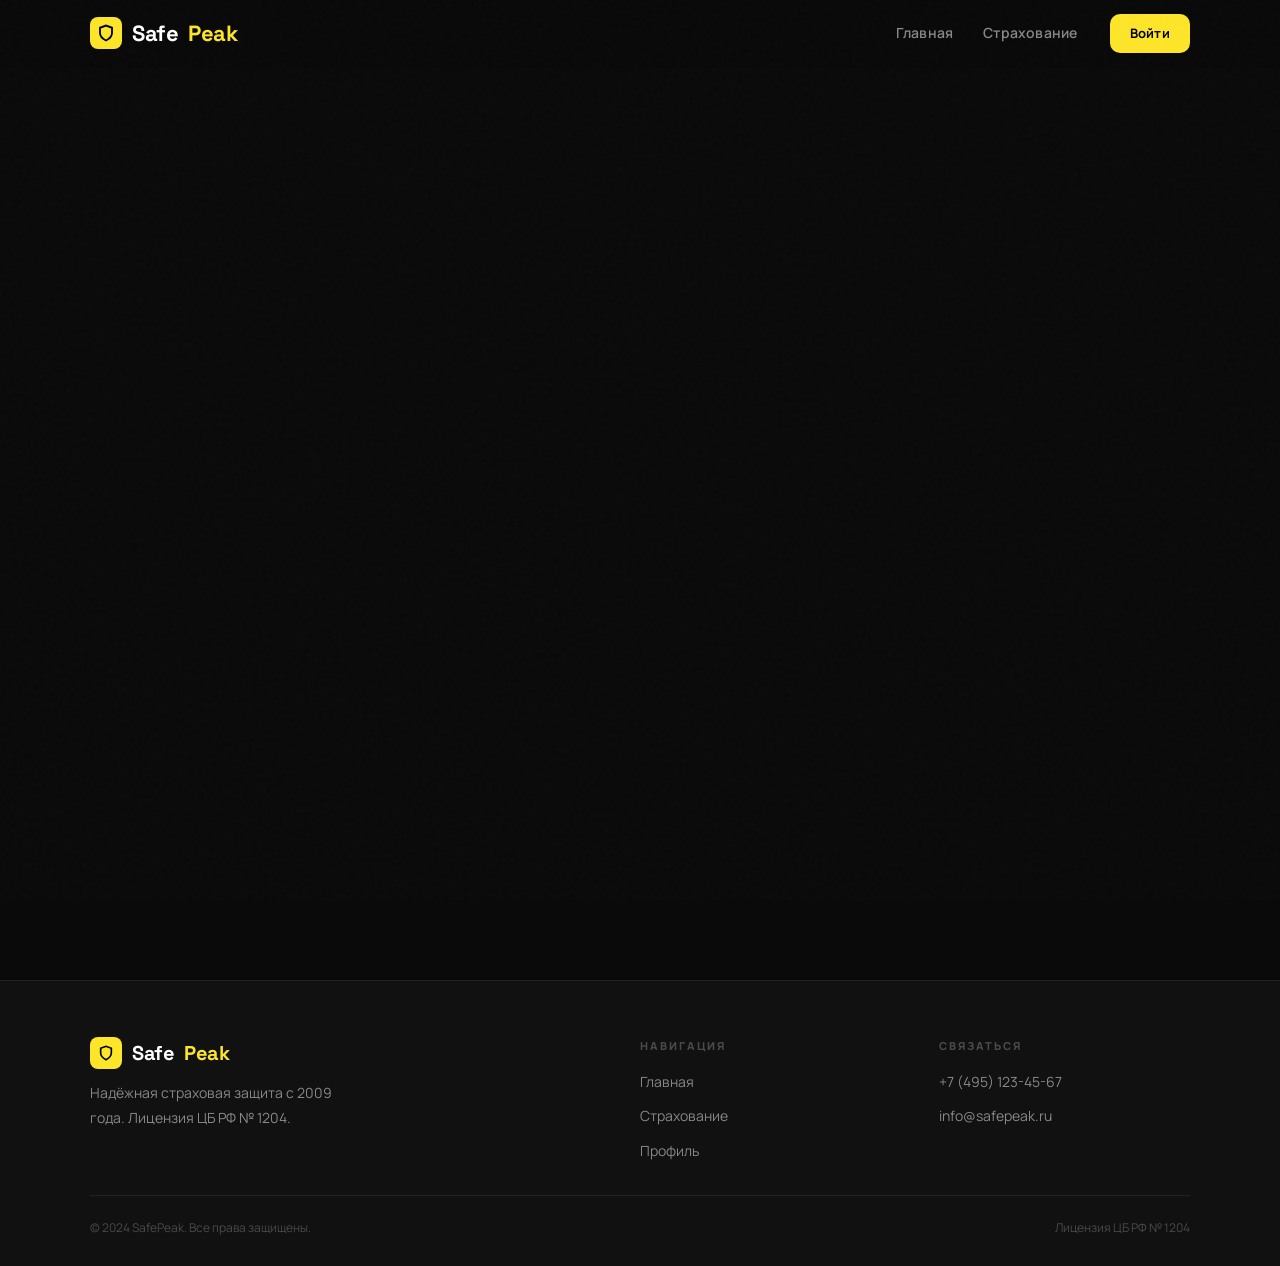
<file: profile.html>
<!DOCTYPE html>
<html lang="ru">
<head>
  <meta charset="UTF-8">
  <meta name="viewport" content="width=device-width, initial-scale=1.0">
  <title>Профиль — SafePeak</title>
  <link rel="preconnect" href="https://fonts.googleapis.com">
  <link rel="preconnect" href="https://fonts.gstatic.com" crossorigin>
  <link rel="stylesheet" href="assets/css/style.css">
  <link rel="stylesheet" href="assets/css/profile.css">
</head>
<body>

<!-- ─── ШАПКА ─── -->
<header class="site-header" id="site-header">
  <div class="container header-inner">
    <a href="index.html" class="logo">
      <div class="logo-ico">
        <svg width="18" height="18" viewBox="0 0 24 24" fill="none" stroke="black" stroke-width="2.5">
          <path d="M12 22s8-4 8-10V5l-8-3-8 3v7c0 6 8 10 8 10z"/>
        </svg>
      </div>
      Safe<span style="color:var(--accent)">Peak</span>
    </a>
    <nav class="main-nav">
      <a href="index.html"     class="nav-link">Главная</a>
      <a href="insurance.html" class="nav-link">Страхование</a>
      <a href="profile.html"   class="nav-link active" data-authed style="display:none">Профиль</a>
      <span class="nav-auth" id="nav-auth">
        <a href="#" class="btn btn-sm" id="nav-login-btn" data-guest>Войти</a>
        <span data-authed class="nav-user-wrap" style="display:none">
          <div class="nav-avatar" data-uinit id="avatarBtn"></div>
          <span class="nav-uname" data-uname></span>
        </span>
      </span>
    </nav>
    <button class="burger" id="burger" aria-label="Меню" aria-expanded="false">
      <span></span><span></span><span></span>
    </button>
  </div>
</header>

<div class="avatar-drop" id="avatarDrop">
  <a href="profile.html">👤 Мой профиль</a>
  <button id="logout-btn">← Выйти</button>
</div>

<div class="mobile-nav" id="mobile-nav" aria-hidden="true">
  <a href="index.html">Главная</a>
  <a href="insurance.html">Страхование</a>
  <a href="profile.html" data-authed style="display:none">Профиль</a>
  <a href="#" id="mob-login-btn" data-guest>Войти</a>
  <button id="logout-btn-mob" data-authed style="display:none">← Выйти</button>
</div>

<!-- ─── AUTH WALL (показывается если не авторизован) ─── -->
<div class="page-wrap" id="authWall" style="display:none">
  <div class="auth-wall">
    <div class="auth-wall-box fade-up">
      <div class="auth-wall-ico">
        <svg width="40" height="40" viewBox="0 0 24 24" fill="none" stroke="#FDE529" stroke-width="1.5">
          <path d="M12 22s8-4 8-10V5l-8-3-8 3v7c0 6 8 10 8 10z"/>
        </svg>
      </div>
      <h2 class="auth-wall-title">Войдите в аккаунт</h2>
      <p class="auth-wall-sub">Чтобы просматривать профиль и свои страховые заявки, необходимо авторизоваться.</p>
      <div class="auth-wall-btns">
        <button class="btn btn-lg" id="wallLoginBtn">Войти</button>
        <button class="btn btn-outline btn-lg" id="wallRegisterBtn">Регистрация</button>
      </div>
    </div>
  </div>
</div>

<!-- ─── PROFILE CONTENT ─── -->
<div class="page-wrap" id="profileContent" style="display:none">

  <!-- Hero -->
  <section class="profile-hero">
    <div class="container">
      <div class="profile-hero-inner">
        <div class="profile-big-avatar" data-uinit></div>
        <div class="profile-hero-text">
          <div class="profile-hero-name" data-uname></div>
          <div class="profile-hero-since" id="heroSince"></div>
        </div>
      </div>
    </div>
  </section>

  <!-- Layout -->
  <section class="container">
    <div class="profile-layout">

      <!-- Sidebar -->
      <aside class="profile-sidebar">

        <!-- Данные -->
        <div class="pcard">
          <div class="pcard-title">Личные данные</div>
          <div class="pinfo-row">
            <div class="pinfo-label">ФИО</div>
            <div class="pinfo-value" id="pName">—</div>
          </div>
          <div class="pinfo-row">
            <div class="pinfo-label">Email</div>
            <div class="pinfo-value" id="pEmail">—</div>
          </div>
          <div class="pinfo-row">
            <div class="pinfo-label">Телефон</div>
            <div class="pinfo-value" id="pPhone">—</div>
          </div>
          <div class="pinfo-row">
            <div class="pinfo-label">Аккаунт создан</div>
            <div class="pinfo-value" id="pSince">—</div>
          </div>
        </div>

        <!-- Статистика -->
        <div class="pcard">
          <div class="pcard-title">Статистика</div>
          <div class="pstats-grid">
            <div class="pstat-box">
              <span class="pstat-num" id="statTotal">0</span>
              <span class="pstat-lbl">Всего заявок</span>
            </div>
            <div class="pstat-box">
              <span class="pstat-num" id="statPending">0</span>
              <span class="pstat-lbl">На рассмотрении</span>
            </div>
          </div>
        </div>

        <!-- Кнопка выйти -->
        <button class="btn btn-outline btn-full" id="profileLogoutBtn" style="margin-top:4px">← Выйти</button>

      </aside>

      <!-- Main -->
      <main class="profile-main">
        <div class="profile-tabs">
          <button class="ptab active" data-panel="policies">Мои заявки</button>
          <button class="ptab" data-panel="info">Информация</button>
        </div>

        <!-- Панель: заявки -->
        <div class="ptab-panel active" id="panel-policies">
          <div class="profile-loading" id="policiesLoading">
            <span class="spin" style="border-color:rgba(253,229,41,.2);border-top-color:var(--accent)"></span>
            Загружаем заявки...
          </div>
          <div id="policiesList" style="display:none"></div>
        </div>

        <!-- Панель: инфо -->
        <div class="ptab-panel" id="panel-info">
          <div class="pcard" style="margin-top:24px">
            <div class="pcard-title">Контактная информация</div>
            <div style="display:flex;flex-direction:column;gap:0">
              <div class="pinfo-row">
                <div class="pinfo-label">Полное имя</div>
                <div class="pinfo-value" id="pName2">—</div>
              </div>
              <div class="pinfo-row">
                <div class="pinfo-label">Email-адрес</div>
                <div class="pinfo-value" id="pEmail2">—</div>
              </div>
              <div class="pinfo-row">
                <div class="pinfo-label">Телефон для связи</div>
                <div class="pinfo-value" id="pPhone2">—</div>
              </div>
            </div>
          </div>
          <div class="pcard" style="margin-top:16px">
            <div class="pcard-title">О профиле</div>
            <p style="font-size:14px;color:var(--txt2);line-height:1.7;">
              Менеджер SafePeak будет использовать ваш номер телефона и email для связи по страховым заявкам.
              Если вы хотите изменить контактные данные — свяжитесь с нами по телефону
              <a href="tel:+74951234567" style="color:var(--accent);text-decoration:none">+7 (495) 123-45-67</a>
              или напишите на
              <a href="mailto:info@safepeak.ru" style="color:var(--accent);text-decoration:none">info@safepeak.ru</a>.
            </p>
          </div>
        </div>

      </main>
    </div>
  </section>
</div>

<!-- ─── FOOTER ─── -->
<footer class="site-footer">
  <div class="container footer-inner">
    <div class="footer-top">
      <div class="footer-brand">
        <a href="index.html" class="logo">
          <div class="logo-ico">
            <svg width="16" height="16" viewBox="0 0 24 24" fill="none" stroke="black" stroke-width="2.5">
              <path d="M12 22s8-4 8-10V5l-8-3-8 3v7c0 6 8 10 8 10z"/>
            </svg>
          </div>
          Safe<span style="color:var(--accent)">Peak</span>
        </a>
        <p class="footer-desc">Надёжная страховая защита с 2009 года. Лицензия ЦБ РФ № 1204.</p>
      </div>
      <div>
        <div class="footer-col-ttl">Навигация</div>
        <ul class="footer-links">
          <li><a href="index.html">Главная</a></li>
          <li><a href="insurance.html">Страхование</a></li>
          <li><a href="profile.html">Профиль</a></li>
        </ul>
      </div>
      <div>
        <div class="footer-col-ttl">Связаться</div>
        <ul class="footer-links">
          <li><a href="tel:+74951234567">+7 (495) 123-45-67</a></li>
          <li><a href="mailto:info@safepeak.ru">info@safepeak.ru</a></li>
        </ul>
      </div>
    </div>
    <div class="footer-bottom">
      <span>© 2024 SafePeak. Все права защищены.</span>
      <span>Лицензия ЦБ РФ № 1204</span>
    </div>
  </div>
</footer>

<script src="assets/js/api.js"></script>
<script src="assets/js/ui.js"></script>
<script>
const POLICY_ICONS = {
  health:   `<svg width="22" height="22" viewBox="0 0 24 24" fill="none" stroke="#FDE529" stroke-width="2"><path d="M20.84 4.61a5.5 5.5 0 0 0-7.78 0L12 5.67l-1.06-1.06a5.5 5.5 0 0 0-7.78 7.78l1.06 1.06L12 21.23l7.78-7.78 1.06-1.06a5.5 5.5 0 0 0 0-7.78z"/></svg>`,
  property: `<svg width="22" height="22" viewBox="0 0 24 24" fill="none" stroke="#FDE529" stroke-width="2"><path d="M3 9l9-7 9 7v11a2 2 0 0 1-2 2H5a2 2 0 0 1-2-2z"/><polyline points="9 22 9 12 15 12 15 22"/></svg>`,
  auto:     `<svg width="22" height="22" viewBox="0 0 24 24" fill="none" stroke="#FDE529" stroke-width="2"><rect x="1" y="3" width="15" height="13" rx="2"/><path d="M16 8h5l3 3v5h-8V8z"/><circle cx="5.5" cy="18.5" r="2.5"/><circle cx="18.5" cy="18.5" r="2.5"/></svg>`,
  life:     `<svg width="22" height="22" viewBox="0 0 24 24" fill="none" stroke="#FDE529" stroke-width="2"><path d="M12 22s8-4 8-10V5l-8-3-8 3v7c0 6 8 10 8 10z"/></svg>`,
  travel:   `<svg width="22" height="22" viewBox="0 0 24 24" fill="none" stroke="#FDE529" stroke-width="2"><circle cx="12" cy="12" r="10"/><line x1="2" y1="12" x2="22" y2="12"/><path d="M12 2a15.3 15.3 0 0 1 4 10 15.3 15.3 0 0 1-4 10 15.3 15.3 0 0 1-4-10 15.3 15.3 0 0 1 4-10z"/></svg>`,
};

function fillUserData(u) {
  // Hero
  document.querySelectorAll('[data-uinit]').forEach(el => el.textContent = u.name.charAt(0).toUpperCase());
  document.querySelectorAll('[data-uname]').forEach(el => el.textContent = u.name);
  document.getElementById('heroSince').textContent =
    'Клиент с ' + new Date(u.created_at).toLocaleDateString('ru', { year:'numeric', month:'long' });

  // Sidebar
  document.getElementById('pName').textContent   = u.name;
  document.getElementById('pEmail').textContent  = u.email;
  document.getElementById('pPhone').textContent  = u.phone || '—';
  document.getElementById('pSince').textContent  = new Date(u.created_at).toLocaleDateString('ru');

  // Info panel
  document.getElementById('pName2').textContent  = u.name;
  document.getElementById('pEmail2').textContent = u.email;
  document.getElementById('pPhone2').textContent = u.phone || 'не указан';
}

async function loadPolicies() {
  const { ok, data } = await API.policies.my();
  document.getElementById('policiesLoading').style.display = 'none';
  const list = document.getElementById('policiesList');
  list.style.display = '';

  if (!ok || !data.policies || !data.policies.length) {
    list.innerHTML = `
      <div class="profile-empty">
        <div class="profile-empty-ico">📋</div>
        <div class="profile-empty-ttl">Заявок пока нет</div>
        <div class="profile-empty-sub">Выберите страховой продукт и подайте первую заявку</div>
        <a href="insurance.html" class="btn" style="margin-top:20px">Перейти к страхованию</a>
      </div>`;

    document.getElementById('statTotal').textContent   = '0';
    document.getElementById('statPending').textContent = '0';
    return;
  }

  const policies = data.policies;
  const pending  = policies.filter(p => p.status === 'pending').length;
  document.getElementById('statTotal').textContent   = policies.length;
  document.getElementById('statPending').textContent = pending;

  const BADGE = {
    pending:  '<span class="badge badge-pending">На рассмотрении</span>',
    active:   '<span class="badge badge-success">Активен</span>',
    expired:  '<span class="badge badge-grey">Истёк</span>',
  };

  list.innerHTML = `<div class="policies-list">` +
    policies.reverse().map(p => `
      <div class="policy-card fade-up">
        <div class="policy-card-ico">${POLICY_ICONS[p.category] || ''}</div>
        <div class="policy-card-info">
          <div class="policy-card-name">${p.name}</div>
          <div class="policy-card-cat">${p.category_name} · ${BADGE[p.status] || ''}</div>
        </div>
        <div class="policy-card-meta">
          <div class="policy-card-price">${p.price.toLocaleString('ru')} ₽ <span style="font-size:12px;color:var(--txt2);font-weight:400">/ ${p.period}</span></div>
          <div class="policy-card-date">${new Date(p.created_at).toLocaleDateString('ru', { day:'2-digit', month:'short', year:'numeric' })}</div>
        </div>
      </div>`).join('') +
  `</div>`;

  initFadeUp();
}

// ─── Tabs ────────────────────────────────────────────────────────────
document.querySelectorAll('.ptab').forEach(tab => {
  tab.addEventListener('click', () => {
    document.querySelectorAll('.ptab').forEach(t => t.classList.remove('active'));
    document.querySelectorAll('.ptab-panel').forEach(p => p.classList.remove('active'));
    tab.classList.add('active');
    document.getElementById('panel-' + tab.dataset.panel).classList.add('active');
  });
});

// ─── Init ────────────────────────────────────────────────────────────
document.addEventListener('DOMContentLoaded', async () => {
  AuthModal.init();
  initNav();

  await AuthState.check();

  if (!AuthState.loggedIn()) {
    document.getElementById('authWall').style.display    = '';
    document.getElementById('profileContent').style.display = 'none';

    document.getElementById('wallLoginBtn').addEventListener('click',    () => AuthModal.open('login'));
    document.getElementById('wallRegisterBtn').addEventListener('click', () => AuthModal.open('register'));

    window.addEventListener('auth:in', async () => {
      document.getElementById('authWall').style.display    = 'none';
      document.getElementById('profileContent').style.display = '';
      fillUserData(AuthState.user);
      initFadeUp();
      await loadPolicies();
    });
  } else {
    document.getElementById('authWall').style.display    = 'none';
    document.getElementById('profileContent').style.display = '';
    fillUserData(AuthState.user);
    initFadeUp();
    await loadPolicies();
  }

  document.getElementById('profileLogoutBtn').addEventListener('click', () => AuthState.logout());
});
</script>
</body>
</html>
</file>
<file: assets/css/style.css>
/* assets/css/style.css — SafePeak */

@import url('https://fonts.googleapis.com/css2?family=Manrope:wght@300;400;500;600;700;800&family=Space+Grotesk:wght@400;500;600;700&display=swap');

/* ─── Переменные ───────────────────────────────────────────────────────────── */
:root {
  --accent:      #FDE529;
  --accent-dim:  rgba(253,229,41,.12);
  --accent-glow: rgba(253,229,41,.30);
  --accent-dark: #d4bf1a;
  --bg:    #0a0a0a;
  --bg2:   #111111;
  --bg3:   #161616;
  --surf:  #1a1a1a;
  --surf2: #202020;
  --bdr:   rgba(255,255,255,.07);
  --bdr-a: rgba(253,229,41,.25);
  --txt:   #f0f0f0;
  --txt2:  #888;
  --txt3:  #4a4a4a;
  --r:     16px;
  --rs:    10px;
  --rl:    22px;
  --tr:    .3s cubic-bezier(.4,0,.2,1);
}

/* ─── Reset ────────────────────────────────────────────────────────────────── */
*,*::before,*::after { box-sizing:border-box; margin:0; padding:0; }
html { scroll-behavior:smooth; }
body {
  font-family:'Manrope',sans-serif;
  background:var(--bg); color:var(--txt);
  min-height:100vh; overflow-x:hidden; line-height:1.6;
}
::-webkit-scrollbar { width:5px; }
::-webkit-scrollbar-track { background:var(--bg); }
::-webkit-scrollbar-thumb { background:var(--accent); border-radius:3px; }

/* Зернистость */
body::after {
  content:''; position:fixed; inset:0; pointer-events:none; z-index:9000; opacity:.02;
  background-image:url("data:image/svg+xml,%3Csvg viewBox='0 0 200 200' xmlns='http://www.w3.org/2000/svg'%3E%3Cfilter id='n'%3E%3CfeTurbulence type='fractalNoise' baseFrequency='.9' numOctaves='4' stitchTiles='stitch'/%3E%3C/filter%3E%3Crect width='100%25' height='100%25' filter='url(%23n)'/%3E%3C/svg%3E");
}

/* ─── Контейнер ────────────────────────────────────────────────────────────── */
.container { max-width:1180px; margin:0 auto; padding:0 40px; }
@media(max-width:640px){ .container{ padding:0 20px; } }

/* ─── Кнопки ───────────────────────────────────────────────────────────────── */
.btn {
  display:inline-flex; align-items:center; justify-content:center; gap:8px;
  padding:13px 30px; border-radius:var(--rs); border:none; cursor:pointer;
  font-family:'Manrope',sans-serif; font-size:15px; font-weight:700;
  text-decoration:none; letter-spacing:.3px; white-space:nowrap;
  background:var(--accent); color:#000;
  transition:var(--tr);
}
.btn:hover { background:#ffe837; transform:translateY(-2px); box-shadow:0 8px 28px var(--accent-glow); }
.btn:disabled { opacity:.4; cursor:not-allowed; transform:none!important; box-shadow:none!important; }
.btn-outline {
  background:transparent; color:var(--txt); border:1px solid var(--bdr);
}
.btn-outline:hover { border-color:var(--accent); color:var(--accent); background:var(--accent-dim); box-shadow:none; transform:none; }
.btn-ghost  { background:rgba(255,255,255,.05); color:var(--txt2); }
.btn-ghost:hover  { background:rgba(255,255,255,.1); color:var(--txt); box-shadow:none; transform:none; }
.btn-sm   { padding:9px 20px; font-size:13px; }
.btn-lg   { padding:17px 42px; font-size:16px; }
.btn-full { width:100%; }

/* ─── Форма ────────────────────────────────────────────────────────────────── */
.fg   { display:flex; flex-direction:column; gap:7px; }
.fl   { font-size:12px; font-weight:700; letter-spacing:.8px; text-transform:uppercase; color:var(--txt2); }
.fl small { text-transform:none; font-weight:400; color:var(--txt3); }
.fi {
  padding:13px 15px; background:var(--surf); border:1px solid var(--bdr);
  border-radius:var(--rs); color:var(--txt); font-family:'Manrope',sans-serif; font-size:15px;
  outline:none; transition:var(--tr); width:100%;
}
.fi::placeholder { color:var(--txt3); }
.fi:focus { border-color:var(--accent); background:var(--surf2); box-shadow:0 0 0 3px var(--accent-dim); }

/* ─── Заголовки секций ─────────────────────────────────────────────────────── */
.section-label {
  display:inline-block; font-size:11px; font-weight:800; letter-spacing:3px;
  text-transform:uppercase; color:var(--accent); margin-bottom:12px;
}
.section-title {
  font-family:'Space Grotesk',sans-serif;
  font-size:clamp(32px,5vw,58px); font-weight:700; letter-spacing:-1px; line-height:1.08; color:#fff;
}
.section-title em { font-style:normal; color:var(--accent); }
.section-desc { font-size:16px; color:var(--txt2); line-height:1.75; max-width:520px; }

/* ─── Шапка ────────────────────────────────────────────────────────────────── */
.site-header {
  position:fixed; top:0; left:0; right:0; z-index:900;
  height:68px; display:flex; align-items:center;
  padding:0 40px;
  background:rgba(10,10,10,.55); backdrop-filter:blur(20px);
  border-bottom:1px solid transparent;
  transition:var(--tr);
}
.site-header.scrolled { background:rgba(10,10,10,.95); border-color:var(--bdr); }

.header-inner { display:flex; align-items:center; width:100%; }

.logo {
  font-family:'Space Grotesk',sans-serif; font-size:22px; font-weight:700; letter-spacing:-.5px;
  color:#fff; text-decoration:none; display:flex; align-items:center; gap:10px; margin-right:auto;
}
.logo-ico {
  width:32px; height:32px; background:var(--accent); border-radius:8px;
  display:flex; align-items:center; justify-content:center; flex-shrink:0;
}

.main-nav { display:flex; align-items:center; gap:2px; }
.nav-link {
  color:var(--txt2); text-decoration:none; font-size:14px; font-weight:600;
  padding:8px 14px; border-radius:var(--rs); transition:var(--tr); letter-spacing:.2px;
}
.nav-link:hover, .nav-link.active { color:#fff; background:rgba(255,255,255,.06); }
.nav-link.active { color:var(--accent); }

.nav-auth { display:flex; align-items:center; gap:10px; margin-left:16px; }

/* Контейнер авторизованного пользователя */
.nav-user-wrap {
  display:flex; align-items:center; gap:10px;
}

.nav-avatar {
  width:34px; height:34px; background:var(--accent); border-radius:50%;
  display:flex; align-items:center; justify-content:center;
  font-size:14px; font-weight:800; color:#000; cursor:pointer; transition:var(--tr);
  flex-shrink:0;
}
.nav-avatar:hover { transform:scale(1.08); box-shadow:0 0 14px var(--accent-glow); }
.nav-uname { font-size:14px; font-weight:600; color:var(--txt); white-space:nowrap; }

.avatar-drop {
  display:none; position:fixed; top:72px; right:40px; z-index:901;
  background:var(--surf2); border:1px solid var(--bdr);
  border-radius:var(--rs); padding:6px; min-width:160px;
  box-shadow:0 8px 30px rgba(0,0,0,.5);
}
.avatar-drop a, .avatar-drop button {
  display:block; width:100%; text-align:left; padding:9px 13px;
  color:var(--txt); text-decoration:none; background:none; border:none;
  font-family:'Manrope',sans-serif; font-size:13px; cursor:pointer; border-radius:6px;
  transition:var(--tr);
}
.avatar-drop a:hover, .avatar-drop button:hover { background:rgba(255,255,255,.07); }
.avatar-drop button { color:var(--txt2); }

.burger { display:none; flex-direction:column; gap:5px; background:none; border:none; cursor:pointer; padding:6px; }
.burger span { display:block; width:22px; height:2px; background:var(--txt); border-radius:2px; transition:var(--tr); }
.burger.open span:nth-child(1) { transform:translateY(7px) rotate(45deg); }
.burger.open span:nth-child(2) { opacity:0; }
.burger.open span:nth-child(3) { transform:translateY(-7px) rotate(-45deg); }

.mobile-nav {
  display:none; position:fixed; top:68px; left:0; right:0; z-index:899;
  background:rgba(10,10,10,.98); backdrop-filter:blur(20px);
  border-bottom:1px solid var(--bdr);
  padding:16px 40px 24px; flex-direction:column; gap:4px;
}
.mobile-nav.open { display:flex; }
.mobile-nav a, .mobile-nav button {
  color:var(--txt2); text-decoration:none; font-size:15px; font-weight:600;
  padding:12px 0; border-bottom:1px solid var(--bdr); transition:var(--tr);
  background:none; border-left:none; border-right:none; border-top:none;
  cursor:pointer; font-family:'Manrope',sans-serif; text-align:left; width:100%;
}
.mobile-nav a:last-child, .mobile-nav button:last-child { border-bottom:none; }
.mobile-nav a:hover, .mobile-nav button:hover { color:var(--accent); }

@media(max-width:768px){
  .site-header { padding:0 20px; }
  .main-nav { display:none; }
  .burger { display:flex; }
  .mobile-nav { padding:16px 20px 24px; }
}

/* ─── Auth-modal ───────────────────────────────────────────────────────────── */
.amodal-overlay {
  position:fixed; inset:0; background:rgba(0,0,0,.8); backdrop-filter:blur(10px);
  z-index:1000; display:flex; align-items:center; justify-content:center;
  padding:20px; opacity:0; pointer-events:none; transition:opacity .3s;
}
.amodal-overlay.open { opacity:1; pointer-events:all; }
.amodal {
  background:var(--bg2); border:1px solid var(--bdr);
  border-radius:var(--rl); padding:38px; width:100%; max-width:460px;
  position:relative; transform:translateY(18px) scale(.97); transition:var(--tr);
}
.amodal-overlay.open .amodal { transform:none; }
.amodal-close {
  position:absolute; top:18px; right:18px; background:rgba(255,255,255,.06);
  border:none; color:var(--txt2); width:34px; height:34px; border-radius:8px;
  cursor:pointer; font-size:16px; display:flex; align-items:center; justify-content:center;
  transition:var(--tr);
}
.amodal-close:hover { background:rgba(255,255,255,.13); color:var(--txt); }

.amodal-brand {
  display:flex; align-items:center; gap:10px;
  font-family:'Space Grotesk',sans-serif; font-size:18px; font-weight:600; color:#fff;
  margin-bottom:24px;
}
.amodal-logo-ico {
  width:34px; height:34px; background:var(--accent); border-radius:8px;
  display:flex; align-items:center; justify-content:center;
}
.amodal-brand strong { color:var(--accent); }

.amodal-tabs { display:flex; gap:4px; background:var(--surf); border-radius:var(--rs); padding:4px; margin-bottom:26px; }
.amodal-tab  {
  flex:1; padding:10px; border:none; background:transparent; color:var(--txt2);
  font-family:'Manrope',sans-serif; font-size:14px; font-weight:700;
  border-radius:8px; cursor:pointer; transition:var(--tr);
}
.amodal-tab.active { background:var(--accent); color:#000; }
.amodal-sub  { font-size:14px; color:var(--txt2); margin-bottom:24px; }
.amodal-form { display:flex; flex-direction:column; gap:18px; }
.amodal-switch { text-align:center; margin-top:18px; font-size:13px; color:var(--txt2); }

/* ─── Toast ────────────────────────────────────────────────────────────────── */
.toast-box {
  position:fixed; top:82px; right:22px; z-index:9999;
  display:flex; flex-direction:column; gap:10px; pointer-events:none;
}
.toast {
  min-width:290px; max-width:420px;
  display:flex; align-items:flex-start; gap:12px;
  padding:14px 18px; border-radius:var(--rs);
  background:var(--surf2); border:1px solid var(--bdr);
  font-size:14px; pointer-events:all;
  animation:tIn .35s cubic-bezier(.175,.885,.32,1.275) forwards;
  backdrop-filter:blur(12px);
}
.toast-success { border-left:3px solid #22c55e; }
.toast-error   { border-left:3px solid #ef4444; }
.toast-info    { border-left:3px solid var(--accent); }
.toast-ico  { flex-shrink:0; margin-top:1px; }
.toast-ttl  { font-weight:800; margin-bottom:2px; }
.toast-msg  { font-size:12px; color:var(--txt2); line-height:1.45; }
.toast-out  { animation:tOut .28s ease forwards; }
@keyframes tIn  { from{ opacity:0; transform:translateX(36px) scale(.9) } to{ opacity:1; transform:none } }
@keyframes tOut { to  { opacity:0; transform:translateX(36px) } }

/* ─── Spinner ──────────────────────────────────────────────────────────────── */
.spin {
  display:inline-block; width:16px; height:16px;
  border:2px solid rgba(0,0,0,.25); border-top-color:#000;
  border-radius:50%; animation:sp .65s linear infinite;
}
@keyframes sp { to{ transform:rotate(360deg) } }

/* ─── Fade-up ──────────────────────────────────────────────────────────────── */
.fade-up { opacity:0; transform:translateY(28px); transition:opacity .55s ease, transform .55s ease; }
.fade-up.d1 { transition-delay:.1s; } .fade-up.d2 { transition-delay:.2s; }
.fade-up.d3 { transition-delay:.3s; } .fade-up.d4 { transition-delay:.4s; }
.fade-up.visible { opacity:1; transform:none; }

/* ─── Badge ────────────────────────────────────────────────────────────────── */
.badge {
  display:inline-flex; align-items:center; padding:3px 10px; border-radius:20px;
  font-size:11px; font-weight:800; letter-spacing:.5px; text-transform:uppercase;
}
.badge-accent   { background:var(--accent); color:#000; }
.badge-success  { background:rgba(34,197,94,.13); color:#22c55e; border:1px solid rgba(34,197,94,.22); }
.badge-pending  { background:rgba(253,229,41,.13); color:var(--accent); border:1px solid rgba(253,229,41,.22); }
.badge-grey     { background:rgba(255,255,255,.07); color:var(--txt2); border:1px solid var(--bdr); }

/* ─── Confirm Modal ────────────────────────────────────────────────────────── */
.cmodal-overlay {
  position:fixed; inset:0; background:rgba(0,0,0,.82); backdrop-filter:blur(10px);
  z-index:1100; display:flex; align-items:center; justify-content:center; padding:20px;
  opacity:0; pointer-events:none; transition:opacity .3s;
}
.cmodal-overlay.open { opacity:1; pointer-events:all; }
.cmodal {
  background:var(--bg2); border:1px solid var(--bdr); border-radius:var(--rl);
  padding:40px; width:100%; max-width:460px; position:relative;
  transform:translateY(18px) scale(.97); transition:var(--tr);
}
.cmodal-overlay.open .cmodal { transform:none; }
.cmodal-close {
  position:absolute; top:18px; right:18px; background:rgba(255,255,255,.06);
  border:none; color:var(--txt2); width:34px; height:34px; border-radius:8px;
  cursor:pointer; font-size:16px; display:flex; align-items:center; justify-content:center;
  transition:var(--tr);
}
.cmodal-close:hover { background:rgba(255,255,255,.13); color:var(--txt); }

/* ─── Footer ───────────────────────────────────────────────────────────────── */
.site-footer {
  background:var(--bg2); border-top:1px solid var(--bdr);
  padding:56px 0 28px; margin-top:80px;
}
.footer-inner { display:flex; flex-direction:column; gap:32px; }
.footer-top {
  display:grid; grid-template-columns:2fr 1fr 1fr; gap:48px;
}
.footer-brand .logo { font-size:20px; margin-bottom:12px; }
.footer-desc { font-size:14px; color:var(--txt2); line-height:1.75; max-width:260px; }
.footer-col-ttl {
  font-size:11px; font-weight:800; letter-spacing:2px; text-transform:uppercase;
  color:var(--txt3); margin-bottom:14px;
}
.footer-links { list-style:none; display:flex; flex-direction:column; gap:9px; }
.footer-links a { color:var(--txt2); text-decoration:none; font-size:14px; transition:var(--tr); }
.footer-links a:hover { color:var(--accent); }
.footer-bottom {
  border-top:1px solid var(--bdr); padding-top:22px;
  display:flex; justify-content:space-between; font-size:12px; color:var(--txt3);
}
@media(max-width:768px){
  .footer-top { grid-template-columns:1fr 1fr; }
  .footer-bottom { flex-direction:column; gap:6px; text-align:center; }
}
@media(max-width:480px){
  .footer-top { grid-template-columns:1fr; }
}

/* ─── Page wrapper ─────────────────────────────────────────────────────────── */
.page-wrap { padding-top:68px; min-height:100vh; }
</file>
<file: assets/css/home.css>
/* assets/css/home.css — SafePeak главная (redesign) */

/* ─── Hero ──────────────────────────────────────────────────────────────────── */
.hero {
  position:relative; min-height:100vh;
  display:flex; align-items:center; overflow:hidden;
}
.hero::before {
  content:''; position:absolute; inset:0; pointer-events:none;
  background:linear-gradient(135deg, #0a0a0a 55%, #111 55%);
}
.hero-dots {
  position:absolute; inset:0; pointer-events:none;
  background-image:radial-gradient(circle, rgba(253,229,41,.18) 1px, transparent 1px);
  background-size:28px 28px;
  mask-image:radial-gradient(ellipse 70% 90% at 80% 50%, black 10%, transparent 70%);
}
.hero-inner {
  display:grid; grid-template-columns:1fr 480px; gap:60px; align-items:center;
  padding-top:90px; padding-bottom:70px; position:relative; z-index:1; width:100%;
}

.hero-tag {
  display:inline-flex; align-items:center; gap:8px;
  background:var(--surf); border:1px solid var(--bdr);
  border-radius:4px; padding:5px 12px;
  font-size:11px; font-weight:800; letter-spacing:3px; text-transform:uppercase;
  color:var(--txt2); margin-bottom:28px;
}
.hero-tag-line { width:20px; height:2px; background:var(--accent); border-radius:2px; }

.hero-title {
  font-family:'Space Grotesk',sans-serif;
  font-size:clamp(46px,5.8vw,80px); font-weight:700;
  line-height:1; letter-spacing:-2.5px; color:#fff; margin-bottom:28px;
}
.hero-title .line2 {
  display:block;
  -webkit-text-stroke:1.5px rgba(255,255,255,.25);
  color:transparent;
}
.hero-title .line3 { display:block; color:var(--accent); }

.hero-desc {
  font-size:16px; color:var(--txt2); line-height:1.85; margin-bottom:44px;
  max-width:440px; border-left:2px solid var(--accent); padding-left:18px;
}

.hero-cta { display:flex; align-items:center; gap:16px; flex-wrap:wrap; margin-bottom:56px; }
.hero-cta-note { font-size:12px; color:var(--txt3); display:flex; align-items:center; gap:6px; }
.hero-cta-note::before { content:'✓'; color:var(--accent); font-weight:800; }

.hero-stats {
  display:flex; gap:32px; padding-top:32px; border-top:1px solid var(--bdr);
}
.hstat { display:flex; flex-direction:column; gap:2px; }
.hstat-n {
  font-family:'Space Grotesk',sans-serif; font-size:26px; font-weight:700; color:#fff;
  display:flex; align-items:baseline; gap:2px;
}
.hstat-n sup { font-size:16px; color:var(--accent); }
.hstat-l { font-size:11px; color:var(--txt3); font-weight:600; letter-spacing:.5px; text-transform:uppercase; }

/* Right panel */
.hero-panel { position:relative; }
.hero-panel-main {
  background:var(--surf); border:1px solid var(--bdr); border-radius:24px;
  padding:32px; overflow:hidden; position:relative;
}
.hero-panel-main::before {
  content:''; position:absolute; top:-60px; right:-60px;
  width:200px; height:200px; border-radius:50%;
  background:radial-gradient(circle, rgba(253,229,41,.12) 0%, transparent 70%);
}
.hp-shield {
  width:64px; height:64px; border-radius:16px; background:var(--accent);
  display:flex; align-items:center; justify-content:center; margin-bottom:20px;
  box-shadow:0 0 40px rgba(253,229,41,.35);
}
.hp-title { font-family:'Space Grotesk',sans-serif; font-size:22px; font-weight:700; color:#fff; margin-bottom:8px; }
.hp-sub   { font-size:13px; color:var(--txt2); margin-bottom:24px; line-height:1.6; }

.hp-coverage { display:flex; flex-direction:column; gap:10px; margin-bottom:28px; }
.hp-cov-row {
  display:flex; align-items:center; gap:10px;
  padding:10px 14px; background:var(--bg2); border-radius:10px;
  font-size:13px; color:var(--txt); font-weight:600; border:1px solid var(--bdr);
}
.hp-cov-dot { width:8px; height:8px; border-radius:50%; background:var(--accent); flex-shrink:0; }

.hp-badge-row { display:flex; gap:8px; flex-wrap:wrap; }
.hp-badge {
  padding:5px 12px; border-radius:6px; font-size:11px; font-weight:800;
  letter-spacing:.5px; text-transform:uppercase;
  background:var(--accent-dim); color:var(--accent); border:1px solid var(--bdr-a);
}

.hero-float {
  position:absolute; background:var(--bg2); border:1px solid var(--bdr);
  border-radius:12px; padding:12px 16px;
  box-shadow:0 8px 30px rgba(0,0,0,.5); white-space:nowrap; z-index:5;
}
.hf1 { top:-18px; left:380px; animation:floatA 7s ease-in-out infinite; }
.hf2 { bottom:-16px; right:-30px; animation:floatA 6s ease-in-out infinite 1s; }
@keyframes floatA { 0%,100%{transform:translateY(0)} 50%{transform:translateY(-8px)} }
.hero-float-ico { font-size:18px; margin-bottom:4px; }
.hero-float-val { font-family:'Space Grotesk',sans-serif; font-size:18px; font-weight:700; color:#fff; }
.hero-float-lbl { font-size:11px; color:var(--txt2); font-weight:600; }

/* ─── Trust bar ─────────────────────────────────────────────────────────────── */
.trust-bar {
  border-top:1px solid var(--bdr); border-bottom:1px solid var(--bdr);
  padding:16px 0; overflow:hidden; background:var(--bg2);
}
.trust-track {
  display:flex; gap:48px; width:max-content;
  animation:marquee 28s linear infinite;
}
.trust-item {
  display:flex; align-items:center; gap:8px;
  font-size:12px; font-weight:700; letter-spacing:1px; text-transform:uppercase;
  color:var(--txt3); white-space:nowrap;
}
.trust-item span { color:var(--accent); font-size:15px; }
@keyframes marquee { to { transform:translateX(-50%); } }

/* ─── About ─────────────────────────────────────────────────────────────────── */
.about { padding:100px 0; }
.about-grid { display:grid; grid-template-columns:1fr 1fr; gap:80px; align-items:start; }

.about-numbers {
  display:grid; grid-template-columns:1fr 1fr; gap:12px; margin-top:40px;
}
.about-num-box {
  background:var(--surf); border:1px solid var(--bdr); border-radius:var(--r);
  padding:24px 20px; transition:var(--tr);
}
.about-num-box:hover { border-color:var(--bdr-a); }
.about-num-box.accent-box {
  grid-column:1/-1; background:var(--accent); border-color:var(--accent);
}
.about-num-box.accent-box .an-val { color:#000; }
.about-num-box.accent-box .an-lbl { color:rgba(0,0,0,.6); }
.an-val {
  font-family:'Space Grotesk',sans-serif; font-size:36px; font-weight:700;
  color:#fff; line-height:1; margin-bottom:6px;
}
.an-lbl { font-size:13px; color:var(--txt2); font-weight:600; }

.about-text-block { display:flex; flex-direction:column; gap:28px; padding-top:8px; }
.about-accordion { display:flex; flex-direction:column; gap:8px; }
.acc-item { border:1px solid var(--bdr); border-radius:var(--rs); overflow:hidden; transition:var(--tr); }
.acc-item.open { border-color:var(--bdr-a); }
.acc-head {
  display:flex; justify-content:space-between; align-items:center;
  padding:16px 20px; cursor:pointer; user-select:none;
  font-size:15px; font-weight:700; color:#fff; background:var(--surf);
}
.acc-head:hover { background:var(--surf2); }
.acc-arr {
  width:24px; height:24px; border-radius:6px; background:var(--bg2);
  display:flex; align-items:center; justify-content:center;
  color:var(--accent); font-size:16px; transition:transform var(--tr); flex-shrink:0;
}
.acc-item.open .acc-arr { transform:rotate(45deg); }
.acc-body {
  max-height:0; overflow:hidden; transition:max-height .35s ease, padding .35s ease;
  font-size:14px; color:var(--txt2); line-height:1.7;
  padding:0 20px; background:var(--bg2);
}
.acc-item.open .acc-body { max-height:200px; padding:16px 20px; }

/* ─── Services preview ──────────────────────────────────────────────────────── */
.services-preview { padding:80px 0; }
.sp-head { margin-bottom:48px; display:flex; justify-content:space-between; align-items:flex-end; }

.sp-bento {
  display:grid; grid-template-columns:repeat(12, 1fr); gap:12px;
}
.sp-bento .sp-card:nth-child(1) { grid-column:span 4; }
.sp-bento .sp-card:nth-child(2) { grid-column:span 5; }
.sp-bento .sp-card:nth-child(3) { grid-column:span 3; }
.sp-bento .sp-card:nth-child(4) { grid-column:span 6; }
.sp-bento .sp-card:nth-child(5) { grid-column:span 6; }

.sp-card {
  background:var(--surf); border:1px solid var(--bdr); border-radius:var(--rl);
  padding:28px; display:flex; flex-direction:column; gap:14px;
  transition:var(--tr); text-decoration:none; position:relative; overflow:hidden;
}
.sp-card::after {
  content:''; position:absolute; bottom:0; left:0; right:0; height:3px;
  background:transparent; transition:var(--tr);
}
.sp-card:hover { border-color:var(--bdr-a); background:var(--surf2); transform:translateY(-3px); }
.sp-card:hover::after { background:var(--accent); }
.sp-card.sp-wide { flex-direction:row; align-items:center; gap:24px; }
.sp-card.sp-wide .sp-card-body { flex:1; }

.sp-card-ico {
  width:48px; height:48px; border-radius:14px; flex-shrink:0;
  background:var(--accent-dim); border:1px solid var(--bdr-a);
  display:flex; align-items:center; justify-content:center;
}
.sp-card-name { font-size:17px; font-weight:700; color:#fff; }
.sp-card-desc { font-size:13px; color:var(--txt2); line-height:1.55; }
.sp-card-arr  { margin-top:auto; font-size:20px; color:var(--accent); transition:var(--tr); display:inline-block; }
.sp-card:hover .sp-card-arr { transform:translate(4px,-4px); }

/* ─── Steps ─────────────────────────────────────────────────────────────────── */
.how { padding:80px 0; }
.how-inner {
  margin-top:48px; display:grid; grid-template-columns:repeat(4,1fr);
  gap:0; position:relative;
}
.how-inner::before {
  content:''; position:absolute; top:27px; left:10%; right:10%; height:1px;
  background:linear-gradient(90deg, transparent 0%, var(--bdr-a) 20%, var(--bdr-a) 80%, transparent 100%);
}
.how-step {
  padding:0 20px; display:flex; flex-direction:column; align-items:center;
  text-align:center; gap:14px;
}
.how-step-circle {
  width:56px; height:56px; border-radius:50%;
  border:1px solid var(--bdr-a); background:var(--bg2);
  display:flex; align-items:center; justify-content:center;
  font-family:'Space Grotesk',sans-serif; font-size:18px; font-weight:700;
  color:var(--accent); position:relative; z-index:1; transition:var(--tr);
}
.how-step:hover .how-step-circle { background:var(--accent); color:#000; box-shadow:0 0 24px var(--accent-glow); }
.how-step-ttl  { font-size:15px; font-weight:700; color:#fff; }
.how-step-desc { font-size:13px; color:var(--txt2); line-height:1.6; }

/* ─── Team ──────────────────────────────────────────────────────────────────── */
.team { padding:80px 0; }
.team-scroller { display:grid; grid-template-columns:repeat(3,1fr); gap:16px; margin-top:48px; }
.team-card {
  background:var(--surf); border:1px solid var(--bdr); border-radius:var(--rl);
  overflow:hidden; transition:var(--tr);
}
.team-card:hover { border-color:var(--bdr-a); transform:translateY(-3px); }
.team-card-top { padding:28px 28px 16px; display:flex; align-items:center; gap:16px; }
.team-avatar {
  width:56px; height:56px; border-radius:14px; flex-shrink:0;
  display:flex; align-items:center; justify-content:center;
  font-family:'Space Grotesk',sans-serif; font-size:22px; font-weight:700;
  color:#000; background:var(--accent);
}
.team-name { font-size:16px; font-weight:700; color:#fff; margin-bottom:2px; }
.team-role { font-size:12px; color:var(--accent); font-weight:700; letter-spacing:.3px; }
.team-card-body {
  padding:16px 28px 24px; font-size:13px; color:var(--txt2); line-height:1.7;
  border-top:1px solid var(--bdr);
}

/* ─── Contacts ──────────────────────────────────────────────────────────────── */
.contacts { padding:80px 0; }
.contacts-layout { display:grid; grid-template-columns:1fr 1fr; gap:24px; margin-top:48px; }
.contact-main {
  background:var(--surf); border:1px solid var(--bdr); border-radius:var(--rl);
  padding:36px; display:flex; flex-direction:column; gap:0;
}
.contact-info-row {
  display:flex; gap:16px; align-items:flex-start;
  padding:20px 0; border-bottom:1px solid var(--bdr);
}
.contact-info-row:first-child { padding-top:0; }
.contact-info-row:last-child  { border-bottom:none; padding-bottom:0; }
.ci-ico {
  width:44px; height:44px; border-radius:12px; flex-shrink:0;
  background:var(--accent-dim); border:1px solid var(--bdr-a);
  display:flex; align-items:center; justify-content:center;
}
.ci-label { font-size:11px; font-weight:800; letter-spacing:1.5px; text-transform:uppercase; color:var(--txt3); margin-bottom:4px; }
.ci-value { font-size:16px; font-weight:700; color:#fff; }
.ci-sub   { font-size:12px; color:var(--txt2); margin-top:3px; }

.contact-hours {
  background:var(--accent); border-radius:var(--rl); padding:36px;
}
.ch-title { font-family:'Space Grotesk',sans-serif; font-size:22px; font-weight:700; color:#000; margin-bottom:24px; }
.hours-row {
  display:flex; justify-content:space-between; align-items:center;
  padding:14px 0; border-bottom:1px solid rgba(0,0,0,.1); font-size:14px; font-weight:600;
}
.hours-row:last-child { border-bottom:none; }
.hours-day  { color:rgba(0,0,0,.65); }
.hours-time { color:#000; font-weight:800; }
.hours-time.closed { color:rgba(0,0,0,.4); font-weight:600; font-style:italic; }
.ch-note {
  margin-top:20px; padding:12px 16px; background:rgba(0,0,0,.1);
  border-radius:10px; font-size:12px; color:rgba(0,0,0,.7);
  display:flex; gap:8px; align-items:center; font-weight:600;
}

/* ─── CTA ───────────────────────────────────────────────────────────────────── */
.cta-banner { padding:60px 0 0; }
.cta-inner { border-radius:var(--rl); overflow:hidden; display:grid; grid-template-columns:1fr 1fr; }
.cta-left { background:var(--accent); padding:64px 56px; }
.cta-left .section-title { color:#000; margin-bottom:16px; }
.cta-left .section-title em { color:rgba(0,0,0,.4); font-style:normal; }
.cta-left p { font-size:15px; color:rgba(0,0,0,.65); line-height:1.7; margin-bottom:32px; }
.cta-left .btn { background:#000; color:#fff; }
.cta-left .btn:hover { background:#111; box-shadow:0 8px 28px rgba(0,0,0,.4); }
.cta-left .btn-outline { border-color:rgba(0,0,0,.3); color:#000; background:transparent; }
.cta-left .btn-outline:hover { background:rgba(0,0,0,.1); }
.cta-btns { display:flex; gap:12px; flex-wrap:wrap; }

.cta-right {
  background:var(--bg2); padding:64px 56px;
  display:flex; flex-direction:column; justify-content:center; gap:16px;
}
.cta-right-ttl {
  font-family:'Space Grotesk',sans-serif; font-size:13px; font-weight:800;
  color:var(--txt2); margin-bottom:8px; letter-spacing:2px; text-transform:uppercase;
}
.cta-fact {
  display:flex; align-items:center; gap:14px;
  padding:14px 18px; background:var(--surf); border:1px solid var(--bdr); border-radius:var(--rs);
}
.cta-fact-ico { width:36px; height:36px; border-radius:10px; background:var(--accent-dim); display:flex; align-items:center; justify-content:center; flex-shrink:0; }
.cta-fact-val { font-family:'Space Grotesk',sans-serif; font-size:20px; font-weight:700; color:#fff; }
.cta-fact-lbl { font-size:12px; color:var(--txt2); font-weight:600; }

/* ─── Responsive ────────────────────────────────────────────────────────────── */
@media(max-width:1100px){
  .hero-inner { grid-template-columns:1fr; }
  .hero-panel { display:none; }
  .sp-bento .sp-card:nth-child(1) { grid-column:span 6; }
  .sp-bento .sp-card:nth-child(2) { grid-column:span 6; }
  .sp-bento .sp-card:nth-child(3) { grid-column:span 4; }
  .sp-bento .sp-card:nth-child(4) { grid-column:span 4; }
  .sp-bento .sp-card:nth-child(5) { grid-column:span 4; }
  .cta-inner { grid-template-columns:1fr; }
}
@media(max-width:900px){
  .about-grid { grid-template-columns:1fr; }
  .how-inner  { grid-template-columns:1fr 1fr; gap:24px; }
  .how-inner::before { display:none; }
  .team-scroller { grid-template-columns:1fr 1fr; }
  .contacts-layout { grid-template-columns:1fr; }
}
@media(max-width:640px){
  .hero-stats { gap:20px; flex-wrap:wrap; }
  .sp-bento .sp-card { grid-column:span 12 !important; }
  .sp-bento .sp-card.sp-wide { flex-direction:column; }
  .how-inner { grid-template-columns:1fr; }
  .team-scroller { grid-template-columns:1fr; }
  .sp-head { flex-direction:column; align-items:flex-start; gap:16px; }
  .cta-left, .cta-right { padding:40px 28px; }
  .about-numbers { grid-template-columns:1fr; }
  .about-num-box.accent-box { grid-column:span 1; }
}
</file>
<file: assets/css/insurance.css>
/* assets/css/insurance.css — SafePeak страница страхования */

/* ─── Page Hero ─────────────────────────────────────────────────────────────── */
.ins-hero {
  padding:72px 0 56px; position:relative; overflow:hidden;
  border-bottom:1px solid var(--bdr);
}
.ins-hero-bg {
  position:absolute; inset:0; pointer-events:none;
  background:
    radial-gradient(ellipse 60% 80% at 80% 50%, rgba(253,229,41,.05) 0%, transparent 60%),
    linear-gradient(rgba(253,229,41,.03) 1px, transparent 1px),
    linear-gradient(90deg, rgba(253,229,41,.03) 1px, transparent 1px);
  background-size:auto, 50px 50px, 50px 50px;
}
.ins-hero-inner { position:relative; z-index:1; }
.ins-hero-sub {
  font-size:15px; color:var(--txt2); line-height:1.75; max-width:580px; margin-top:14px;
}
.ins-hero-notice {
  margin-top:24px; display:inline-flex; align-items:center; gap:10px;
  background:var(--accent-dim); border:1px solid var(--bdr-a);
  border-radius:50px; padding:8px 18px;
  font-size:13px; font-weight:700; color:var(--accent);
}

/* ─── Filters ───────────────────────────────────────────────────────────────── */
.ins-filters { padding:32px 0 0; }
.ins-filter-row {
  display:flex; gap:8px; flex-wrap:wrap;
}
.filter-btn {
  padding:9px 20px; border-radius:50px; border:1px solid var(--bdr);
  background:transparent; color:var(--txt2); font-family:'Manrope',sans-serif;
  font-size:13px; font-weight:700; cursor:pointer; transition:var(--tr);
  letter-spacing:.2px;
}
.filter-btn:hover { border-color:rgba(255,255,255,.2); color:#fff; }
.filter-btn.active {
  background:var(--accent); border-color:var(--accent); color:#000;
}

/* ─── Insurance Grid ────────────────────────────────────────────────────────── */
.ins-section { padding:48px 0; }
.ins-cat-title {
  font-family:'Space Grotesk',sans-serif;
  font-size:13px; font-weight:700; letter-spacing:2px; text-transform:uppercase;
  color:var(--txt3); margin-bottom:20px;
  display:flex; align-items:center; gap:12px;
}
.ins-cat-title::after {
  content:''; flex:1; height:1px; background:var(--bdr);
}

.ins-grid {
  display:grid; grid-template-columns:repeat(3,1fr); gap:16px; margin-bottom:48px;
}

.ins-card {
  background:var(--surf); border:1px solid var(--bdr);
  border-radius:var(--rl); padding:28px; display:flex; flex-direction:column; gap:16px;
  transition:var(--tr); position:relative; overflow:hidden;
}
.ins-card::before {
  content:''; position:absolute; top:0; left:0; right:0; height:3px;
  background:transparent; transition:var(--tr);
}
.ins-card:hover { border-color:var(--bdr-a); background:var(--surf2); }
.ins-card:hover::before { background:var(--accent); }

.ins-card-header { display:flex; justify-content:space-between; align-items:flex-start; gap:12px; }

.ins-card-ico {
  width:52px; height:52px; border-radius:14px; flex-shrink:0;
  background:var(--accent-dim); border:1px solid var(--bdr-a);
  display:flex; align-items:center; justify-content:center;
}

.ins-card-badge {
  font-size:10px; font-weight:800; letter-spacing:1px; text-transform:uppercase;
  color:var(--accent); background:var(--accent-dim); border:1px solid var(--bdr-a);
  border-radius:20px; padding:3px 10px; white-space:nowrap;
}

.ins-card-name { font-size:17px; font-weight:700; color:#fff; }
.ins-card-desc { font-size:13px; color:var(--txt2); line-height:1.65; flex:1; }

.ins-card-footer {
  display:flex; justify-content:space-between; align-items:center;
  padding-top:16px; border-top:1px solid var(--bdr);
}
.ins-card-price { display:flex; flex-direction:column; }
.ins-card-amount {
  font-family:'Space Grotesk',sans-serif; font-size:22px; font-weight:700; color:#fff;
}
.ins-card-period { font-size:11px; color:var(--txt2); font-weight:600; }

/* ─── Success / Confirm Modal ───────────────────────────────────────────────── */
.cmodal-icon {
  width:72px; height:72px; border-radius:20px;
  background:var(--accent-dim); border:1px solid var(--bdr-a);
  display:flex; align-items:center; justify-content:center;
  margin:0 auto 24px;
}
.cmodal-title {
  font-family:'Space Grotesk',sans-serif; font-size:24px; font-weight:700;
  color:#fff; text-align:center; margin-bottom:10px;
}
.cmodal-text { font-size:14px; color:var(--txt2); text-align:center; line-height:1.7; margin-bottom:28px; }
.cmodal-details {
  background:var(--surf); border:1px solid var(--bdr); border-radius:var(--rs);
  padding:18px; margin-bottom:24px; display:flex; flex-direction:column; gap:10px;
}
.cmodal-row {
  display:flex; justify-content:space-between; font-size:13px;
}
.cmodal-row span:first-child { color:var(--txt2); }
.cmodal-row span:last-child  { color:#fff; font-weight:700; }
.cmodal-actions { display:flex; flex-direction:column; gap:10px; }

/* ─── Confirm dialog ────────────────────────────────────────────────────────── */
.confirm-ico {
  width:64px; height:64px; border-radius:18px;
  background:var(--accent-dim); border:1px solid var(--bdr-a);
  display:flex; align-items:center; justify-content:center;
  margin:0 auto 20px;
}
.confirm-title {
  font-family:'Space Grotesk',sans-serif; font-size:20px; font-weight:700;
  color:#fff; text-align:center; margin-bottom:8px;
}
.confirm-sub { font-size:14px; color:var(--txt2); text-align:center; margin-bottom:24px; line-height:1.6; }
.confirm-name {
  font-size:16px; font-weight:700; color:var(--accent);
  text-align:center; margin-bottom:24px;
}
.confirm-row { display:flex; gap:10px; }

/* ─── Empty state ───────────────────────────────────────────────────────────── */
.ins-empty { text-align:center; padding:80px 20px; }
.ins-empty-ico { font-size:48px; margin-bottom:16px; opacity:.4; }
.ins-empty-ttl { font-size:18px; font-weight:700; color:#fff; margin-bottom:8px; }
.ins-empty-sub { font-size:14px; color:var(--txt2); }

/* ─── Responsive ────────────────────────────────────────────────────────────── */
@media(max-width:900px){
  .ins-grid { grid-template-columns:1fr 1fr; }
}
@media(max-width:600px){
  .ins-grid { grid-template-columns:1fr; }
  .ins-filter-row { gap:6px; }
  .filter-btn { padding:7px 14px; font-size:12px; }
}
</file>
<file: assets/css/profile.css>
/* assets/css/profile.css — SafePeak профиль */

/* ─── Page Header ───────────────────────────────────────────────────────────── */
.profile-hero {
  padding:60px 0 40px; border-bottom:1px solid var(--bdr);
  background:linear-gradient(180deg, var(--bg2) 0%, transparent 100%);
}
.profile-hero-inner {
  display:flex; align-items:center; gap:28px;
}
.profile-big-avatar {
  width:80px; height:80px; border-radius:20px;
  background:var(--accent); flex-shrink:0;
  display:flex; align-items:center; justify-content:center;
  font-family:'Space Grotesk',sans-serif; font-size:32px; font-weight:700; color:#000;
  box-shadow:0 0 32px rgba(253,229,41,.3);
}
.profile-hero-text {}
.profile-hero-name {
  font-family:'Space Grotesk',sans-serif; font-size:28px; font-weight:700;
  color:#fff; margin-bottom:4px;
}
.profile-hero-since {
  font-size:13px; color:var(--txt2); font-weight:500;
}

/* ─── Layout ────────────────────────────────────────────────────────────────── */
.profile-layout {
  display:grid; grid-template-columns:300px 1fr; gap:28px;
  padding:40px 0 80px;
}

/* ─── Sidebar ───────────────────────────────────────────────────────────────── */
.profile-sidebar { display:flex; flex-direction:column; gap:16px; }

.pcard {
  background:var(--surf); border:1px solid var(--bdr);
  border-radius:var(--rl); padding:26px;
}
.pcard-title {
  font-size:11px; font-weight:800; letter-spacing:2px; text-transform:uppercase;
  color:var(--txt3); margin-bottom:18px;
}

.pinfo-row { padding:12px 0; border-bottom:1px solid var(--bdr); }
.pinfo-row:last-child { border-bottom:none; }
.pinfo-label { font-size:11px; font-weight:700; letter-spacing:.8px; text-transform:uppercase; color:var(--txt3); margin-bottom:4px; }
.pinfo-value { font-size:14px; font-weight:600; color:#fff; word-break:break-all; }
.pinfo-value.empty { color:var(--txt3); font-style:italic; font-weight:400; }

.pstats-grid { display:grid; grid-template-columns:1fr 1fr; gap:12px; }
.pstat-box {
  background:var(--bg2); border:1px solid var(--bdr);
  border-radius:var(--rs); padding:14px; text-align:center;
}
.pstat-num {
  font-family:'Space Grotesk',sans-serif; font-size:24px; font-weight:700;
  color:var(--accent); display:block;
}
.pstat-lbl { font-size:11px; color:var(--txt2); font-weight:600; }

/* ─── Main Content ──────────────────────────────────────────────────────────── */
.profile-main { display:flex; flex-direction:column; gap:28px; }

/* Tabs */
.profile-tabs {
  display:flex; gap:4px; border-bottom:1px solid var(--bdr); padding-bottom:0;
}
.ptab {
  padding:12px 20px; border:none; background:transparent; color:var(--txt2);
  font-family:'Manrope',sans-serif; font-size:14px; font-weight:700;
  cursor:pointer; transition:var(--tr); border-radius:var(--rs) var(--rs) 0 0;
  border-bottom:2px solid transparent; margin-bottom:-1px;
}
.ptab:hover { color:#fff; background:rgba(255,255,255,.04); }
.ptab.active { color:var(--accent); border-bottom-color:var(--accent); background:rgba(253,229,41,.04); }

/* Tab panels */
.ptab-panel { display:none; }
.ptab-panel.active { display:block; }

/* ─── Policy Cards ──────────────────────────────────────────────────────────── */
.policies-list { display:flex; flex-direction:column; gap:14px; padding-top:24px; }

.policy-card {
  background:var(--surf); border:1px solid var(--bdr);
  border-radius:var(--r); padding:22px 26px;
  display:flex; align-items:center; gap:20px;
  transition:var(--tr);
}
.policy-card:hover { border-color:rgba(255,255,255,.12); }

.policy-card-ico {
  width:48px; height:48px; border-radius:12px; flex-shrink:0;
  background:var(--accent-dim); border:1px solid var(--bdr-a);
  display:flex; align-items:center; justify-content:center;
}
.policy-card-info { flex:1; min-width:0; }
.policy-card-name { font-size:15px; font-weight:700; color:#fff; margin-bottom:3px; }
.policy-card-cat  { font-size:12px; color:var(--txt2); font-weight:600; }
.policy-card-meta {
  display:flex; flex-direction:column; align-items:flex-end; gap:6px; flex-shrink:0;
}
.policy-card-price {
  font-family:'Space Grotesk',sans-serif; font-size:17px; font-weight:700; color:#fff;
}
.policy-card-date { font-size:11px; color:var(--txt3); }

/* ─── Empty state ───────────────────────────────────────────────────────────── */
.profile-empty {
  text-align:center; padding:60px 20px;
  background:var(--surf); border:1px solid var(--bdr);
  border-radius:var(--rl); margin-top:24px;
}
.profile-empty-ico { font-size:40px; margin-bottom:14px; opacity:.35; }
.profile-empty-ttl { font-size:18px; font-weight:700; color:#fff; margin-bottom:8px; }
.profile-empty-sub { font-size:14px; color:var(--txt2); margin-bottom:24px; }

/* ─── Auth wall ─────────────────────────────────────────────────────────────── */
.auth-wall {
  min-height:calc(100vh - 68px);
  display:flex; align-items:center; justify-content:center;
  padding:40px 20px;
}
.auth-wall-box {
  text-align:center; max-width:420px;
}
.auth-wall-ico {
  width:88px; height:88px; border-radius:22px;
  background:var(--accent-dim); border:1px solid var(--bdr-a);
  display:flex; align-items:center; justify-content:center;
  margin:0 auto 28px; font-size:36px;
}
.auth-wall-title {
  font-family:'Space Grotesk',sans-serif; font-size:28px; font-weight:700;
  color:#fff; margin-bottom:12px;
}
.auth-wall-sub { font-size:15px; color:var(--txt2); margin-bottom:32px; line-height:1.7; }
.auth-wall-btns { display:flex; gap:12px; justify-content:center; }

/* ─── Loading ───────────────────────────────────────────────────────────────── */
.profile-loading {
  display:flex; align-items:center; justify-content:center;
  padding:60px; gap:12px; color:var(--txt2); font-size:14px;
}

/* ─── Responsive ────────────────────────────────────────────────────────────── */
@media(max-width:900px){
  .profile-layout { grid-template-columns:1fr; }
  .profile-sidebar { display:grid; grid-template-columns:1fr 1fr; }
}
@media(max-width:600px){
  .profile-sidebar { grid-template-columns:1fr; }
  .profile-hero-inner { flex-direction:column; text-align:center; }
  .policy-card { flex-wrap:wrap; }
  .policy-card-meta { flex-direction:row; align-items:center; width:100%; justify-content:space-between; }
}
</file>
